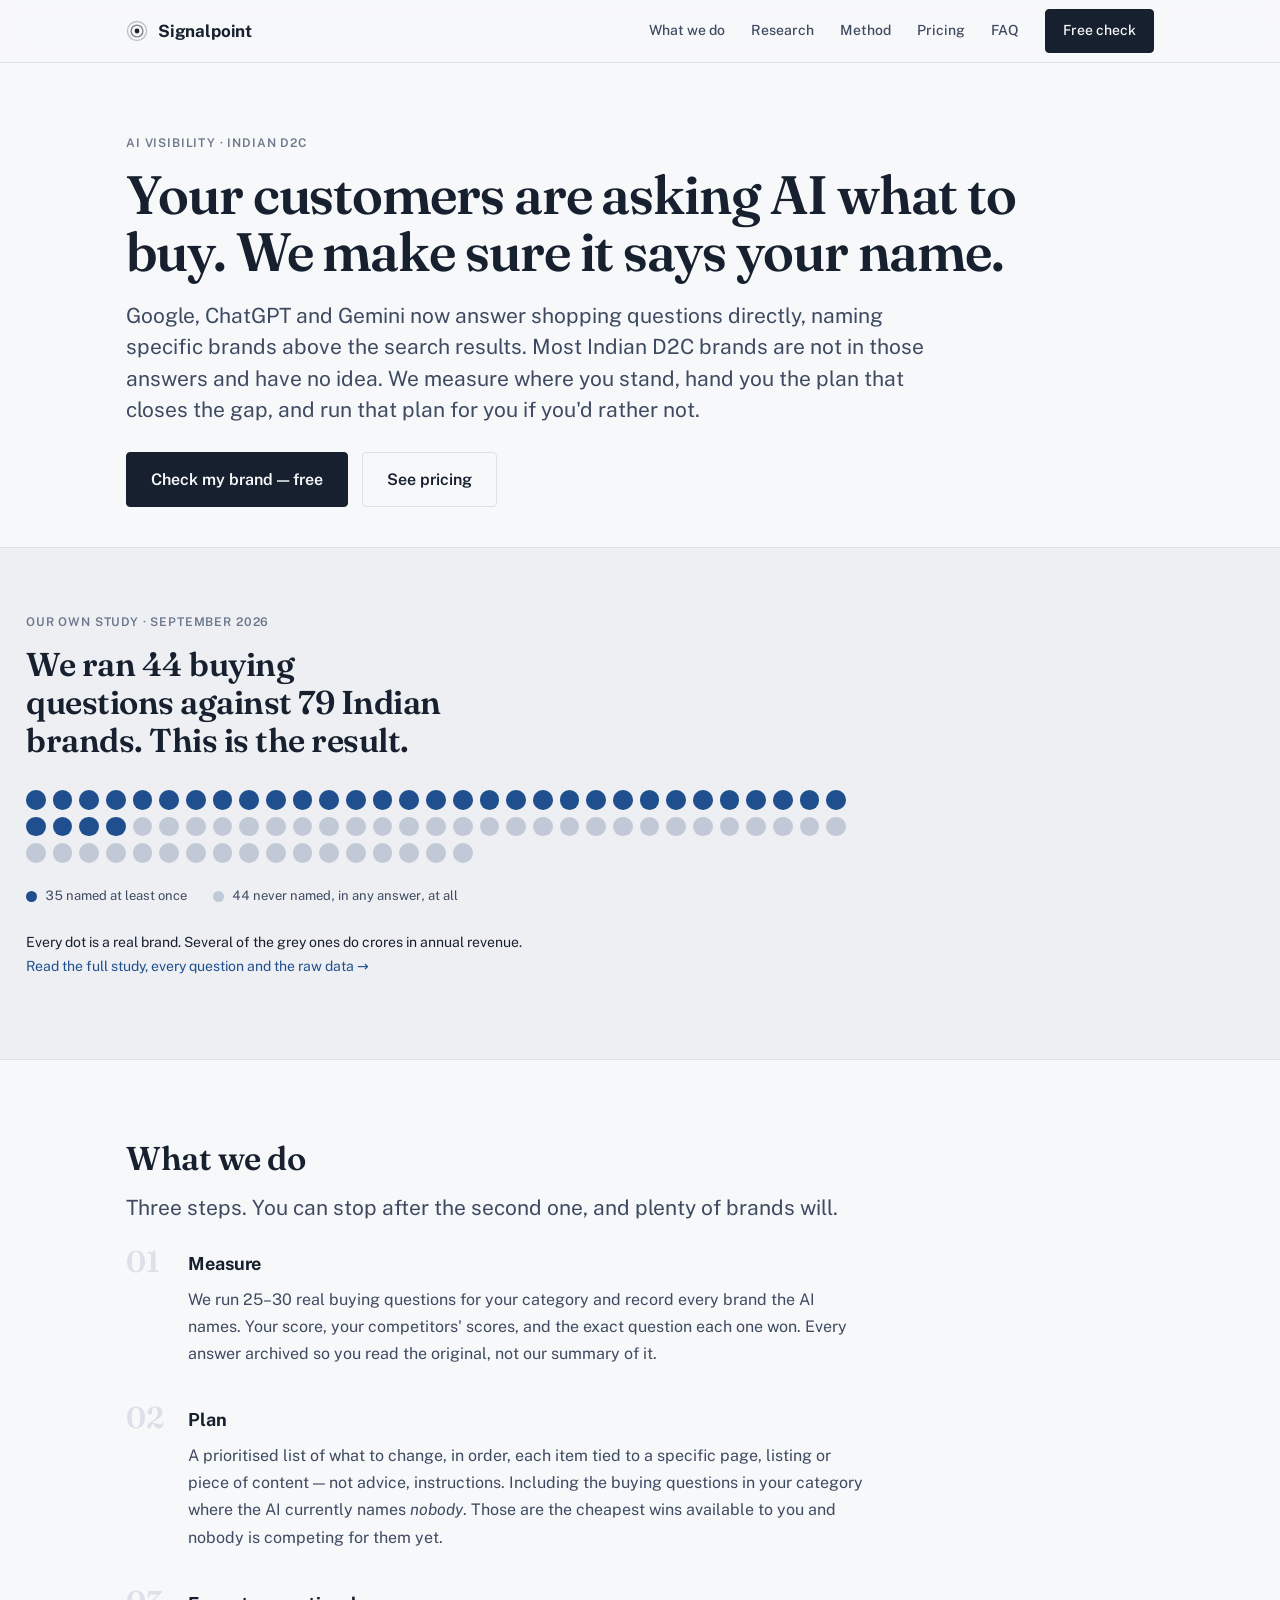
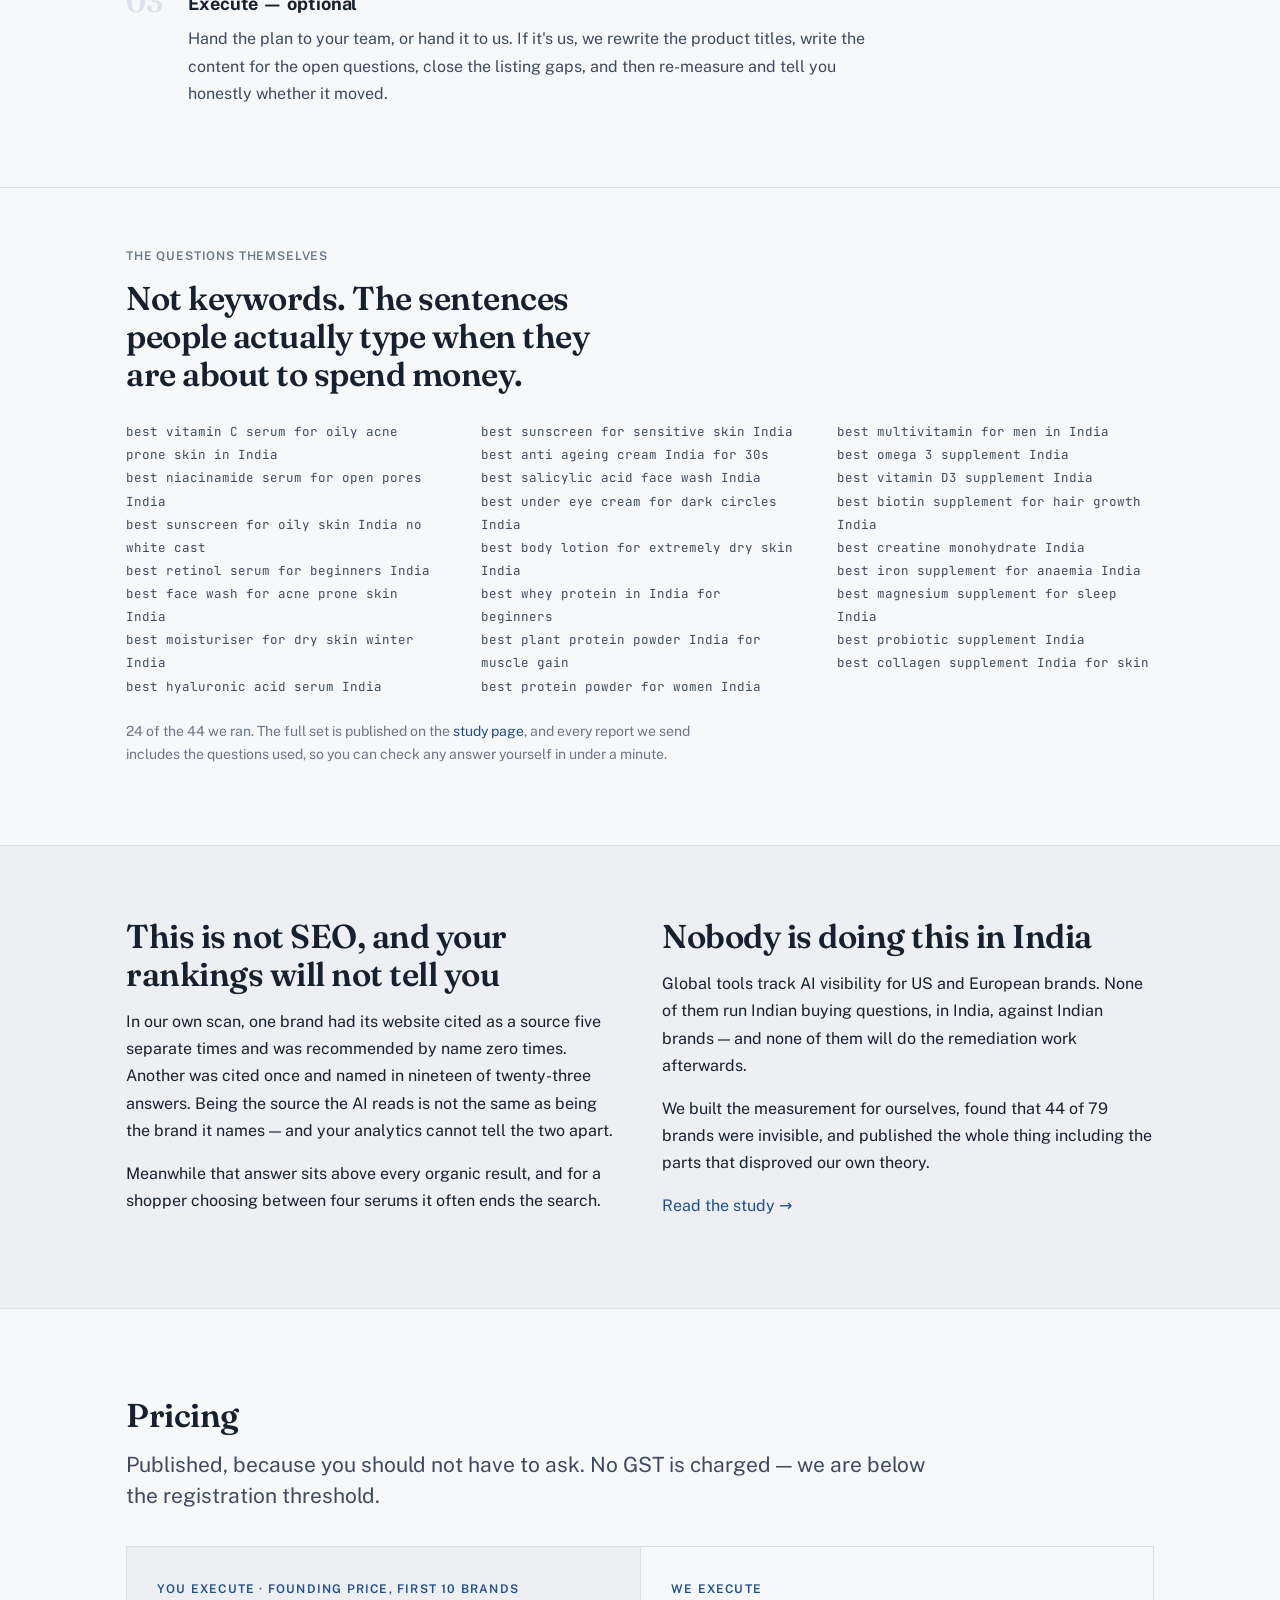
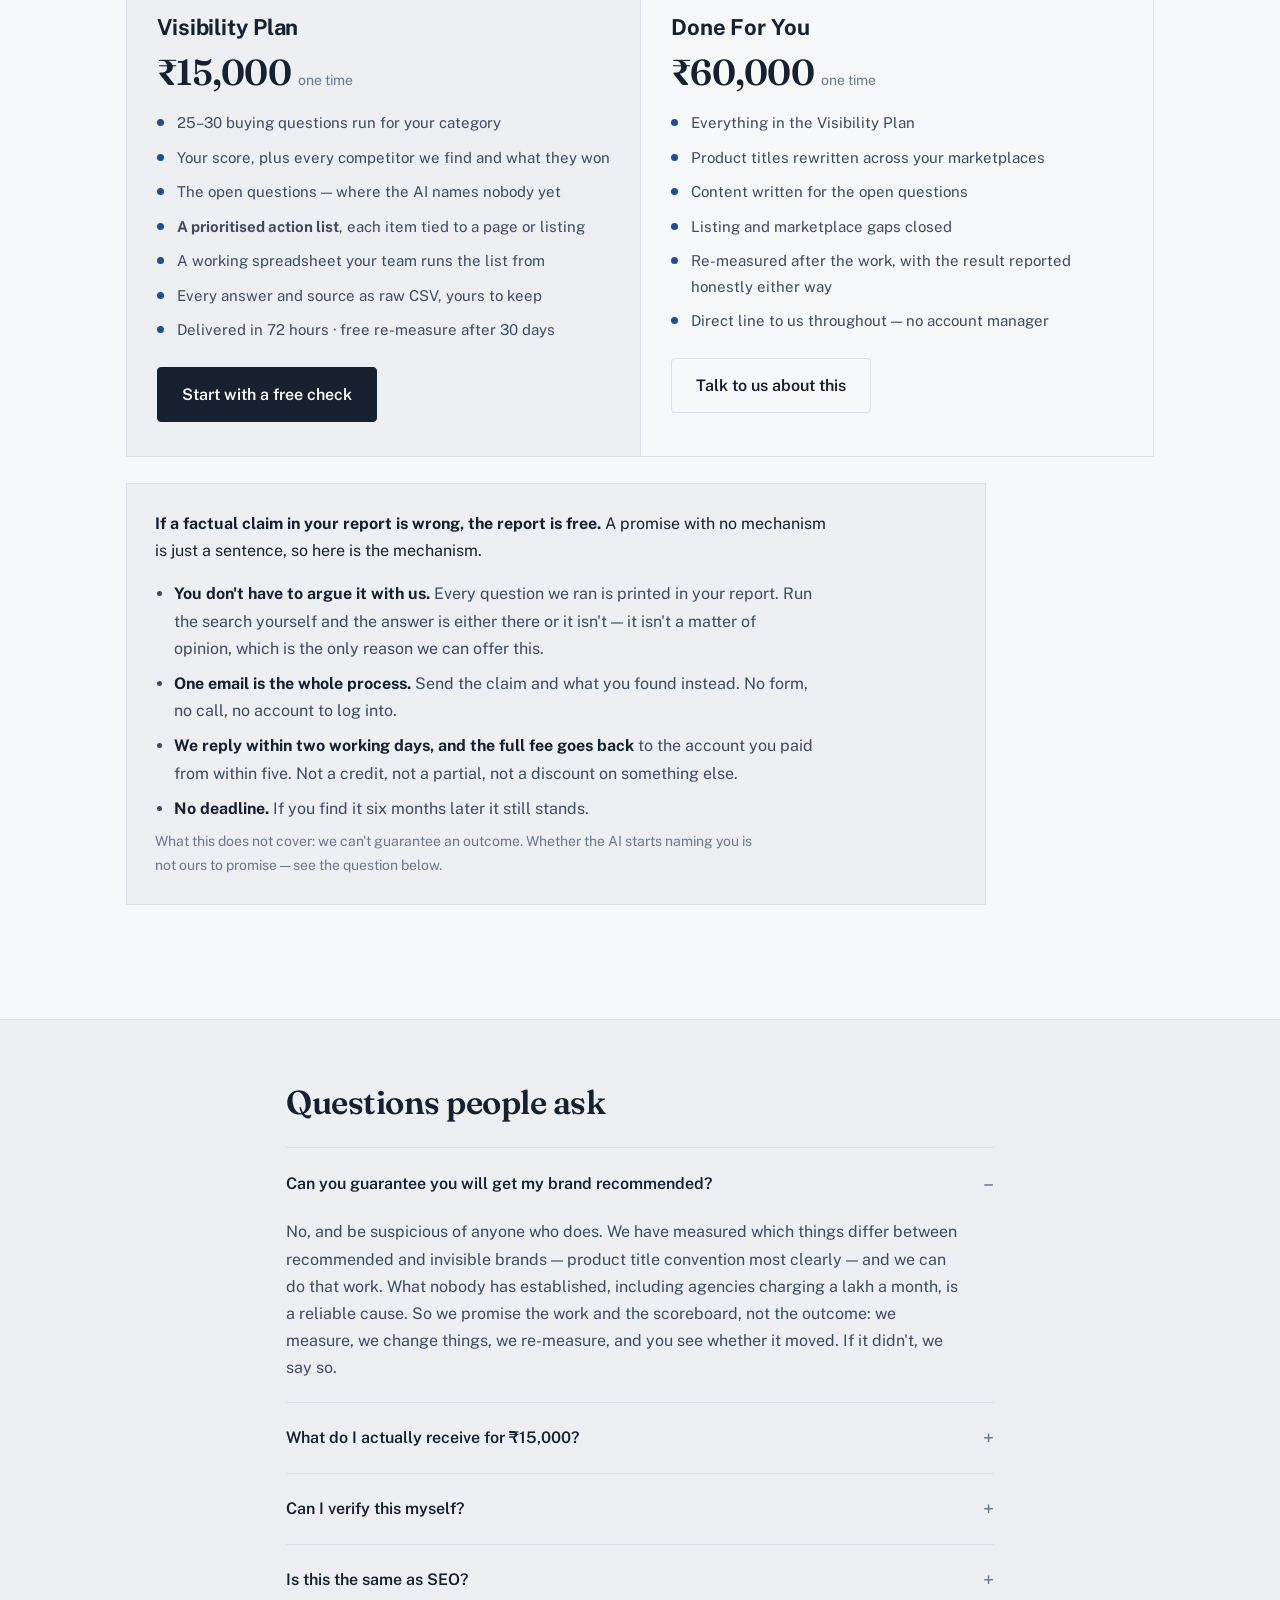
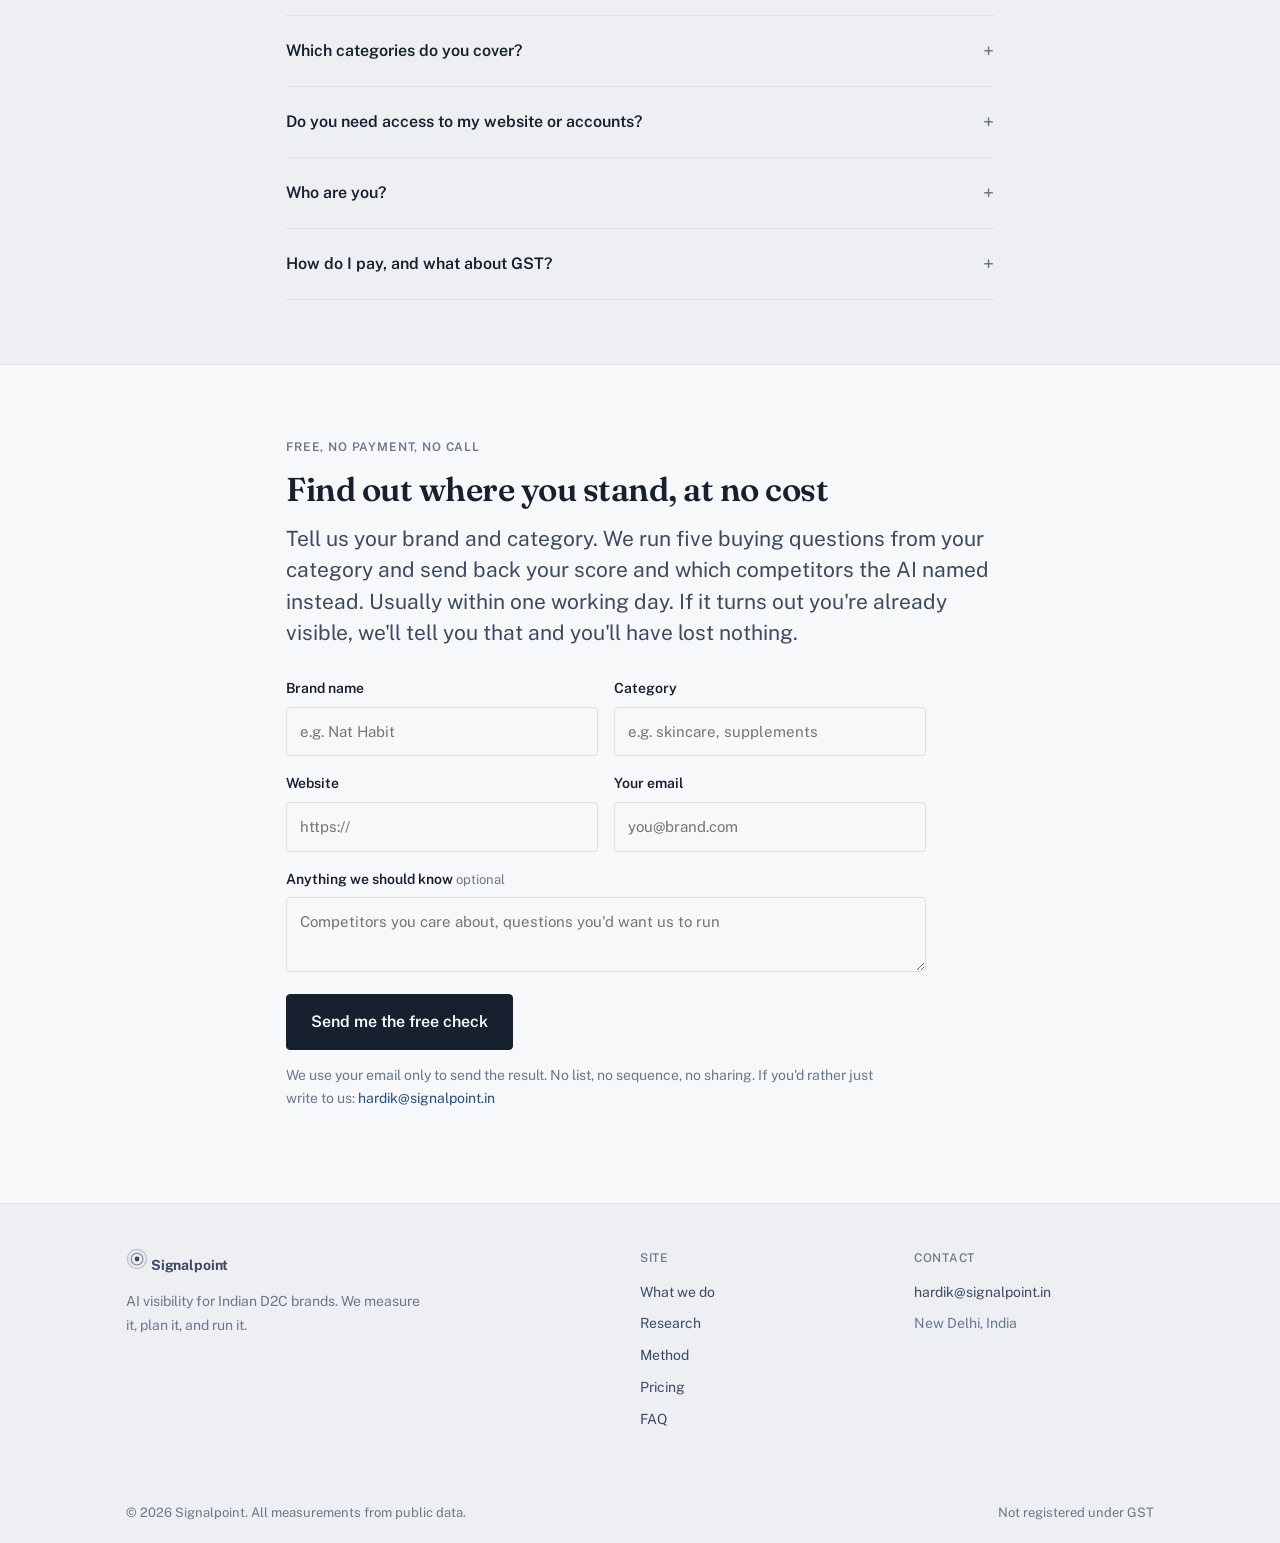
<file: index.html>
<!doctype html>
<html lang="en">
<head>
<meta charset="utf-8">
<meta name="viewport" content="width=device-width, initial-scale=1">
<title>Signalpoint — AI visibility for Indian D2C brands</title>
<meta name="description" content="When customers ask AI what to buy, it names specific brands. We measure whether it names yours, hand you the plan to change it, and run that plan for you if you'd rather not. India only.">
<meta property="og:title" content="Signalpoint — AI visibility for Indian D2C brands">
<meta property="og:description" content="44 of 79 Indian beauty and supplement brands appear in zero AI answers. We measure yours, and we fix it.">
<meta property="og:type" content="website">
<meta property="og:url" content="https://signalpoint.in/">
<meta property="og:image" content="https://signalpoint.in/og-home.png">
<meta property="og:image:width" content="1200">
<meta property="og:image:height" content="630">
<meta name="twitter:card" content="summary_large_image">
<link rel="canonical" href="https://signalpoint.in/">
<link rel="icon" type="image/svg+xml" href="/favicon.svg">
<link rel="apple-touch-icon" href="/favicon.svg">
<meta name="theme-color" content="#1F4F8F">
<link rel="stylesheet" href="https://fonts.googleapis.com/css2?family=Fraunces:opsz,wght@9..144,400;9..144,600;9..144,700&family=Public+Sans:wght@400;500;600;700&family=JetBrains+Mono:wght@400;500;700&display=swap">
<link rel="stylesheet" href="/shared.css?v=3">
<script type="application/ld+json">{"@context": "https://schema.org", "@type": "Organization", "name": "Signalpoint", "url": "https://signalpoint.in", "email": "hardik@signalpoint.in", "description": "AI visibility for Indian D2C brands. We measure whether AI systems recommend a brand when customers ask buying questions, and do the work to change it.", "address": {"@type": "PostalAddress", "addressLocality": "New Delhi", "addressCountry": "IN"}, "foundingDate": "2026", "areaServed": {"@type": "Country", "name": "India"}, "knowsAbout": ["AI search visibility", "Google AI Overviews", "Answer engine optimisation", "Brand measurement"]}</script>
<script type="application/ld+json">{"@context": "https://schema.org", "@type": "Service", "serviceType": "AI visibility measurement and remediation", "provider": {"@type": "Organization", "name": "Signalpoint", "url": "https://signalpoint.in"}, "areaServed": {"@type": "Country", "name": "India"}, "offers": [{"@type": "Offer", "name": "Visibility Plan", "price": "15000", "priceCurrency": "INR", "description": "Measurement plus a prioritised action plan your team executes. Delivered in 72 hours."}, {"@type": "Offer", "name": "Done For You", "price": "60000", "priceCurrency": "INR", "description": "We execute the plan: product titles, content for the open questions, and a re-measure."}]}</script>
</head>
<body>

<header class="nav">
  <div class="nav-in">
    <a class="brand" href="/">
      <svg class="mark" viewBox="0 0 24 24" fill="none" aria-hidden="true">
        <circle cx="12" cy="12" r="2.6" fill="currentColor"/>
        <circle cx="12" cy="12" r="6.4" stroke="currentColor" stroke-width="1.5" opacity=".55"/>
        <circle cx="12" cy="12" r="10.4" stroke="currentColor" stroke-width="1.5" opacity=".25"/>
      </svg>
      Signalpoint
    </a>
    <nav class="nav-links">
      <a href="#what">What we do</a>
      <a href="/study.html">Research</a>
      <a href="/methodology.html">Method</a>
      <a href="#pricing">Pricing</a>
      <a href="#faq">FAQ</a>
      <a class="btn" href="#check">Free check</a>
    </nav>
  </div>
</header>

<section class="tight" style="padding-top:70px;padding-bottom:40px">
  <div class="wrap">
    <p class="eyebrow">AI visibility &middot; Indian D2C</p>
    <h1>Your customers are asking AI what to buy. We make sure it says your name.</h1>
    <p class="lede">Google, ChatGPT and Gemini now answer shopping questions directly, naming
      specific brands above the search results. Most Indian D2C brands are not in those answers and
      have no idea. We measure where you stand, hand you the plan that closes the gap, and run that
      plan for you if you'd rather not.</p>
    <div class="cta-row">
      <a class="btn lg" href="#check">Check my brand — free</a>
      <a class="btn lg ghost" href="#pricing">See pricing</a>
    </div>
  </div>
</section>

<!-- Full-bleed. The first thing a measurement company should show is a measurement. -->
<section class="bleed" style="background:var(--panel);border-top:1px solid var(--line);border-bottom:1px solid var(--line);padding:64px 0">
  <div class="bleed-in">
    <p class="eyebrow">Our own study &middot; September 2026</p>
    <h2 style="max-width:22ch;margin-bottom:6px">We ran 44 buying questions against 79 Indian
      brands. This is the result.</h2>
    <div class="dotfield" aria-hidden="true">
      <span class="dot named"></span><span class="dot named"></span><span class="dot named"></span><span class="dot named"></span><span class="dot named"></span>
      <span class="dot named"></span><span class="dot named"></span><span class="dot named"></span><span class="dot named"></span><span class="dot named"></span>
      <span class="dot named"></span><span class="dot named"></span><span class="dot named"></span><span class="dot named"></span><span class="dot named"></span>
      <span class="dot named"></span><span class="dot named"></span><span class="dot named"></span><span class="dot named"></span><span class="dot named"></span>
      <span class="dot named"></span><span class="dot named"></span><span class="dot named"></span><span class="dot named"></span><span class="dot named"></span>
      <span class="dot named"></span><span class="dot named"></span><span class="dot named"></span><span class="dot named"></span><span class="dot named"></span>
      <span class="dot named"></span><span class="dot named"></span><span class="dot named"></span><span class="dot named"></span><span class="dot named"></span>
      <span class="dot"></span><span class="dot"></span><span class="dot"></span><span class="dot"></span><span class="dot"></span>
      <span class="dot"></span><span class="dot"></span><span class="dot"></span><span class="dot"></span><span class="dot"></span>
      <span class="dot"></span><span class="dot"></span><span class="dot"></span><span class="dot"></span><span class="dot"></span>
      <span class="dot"></span><span class="dot"></span><span class="dot"></span><span class="dot"></span><span class="dot"></span>
      <span class="dot"></span><span class="dot"></span><span class="dot"></span><span class="dot"></span><span class="dot"></span>
      <span class="dot"></span><span class="dot"></span><span class="dot"></span><span class="dot"></span><span class="dot"></span>
      <span class="dot"></span><span class="dot"></span><span class="dot"></span><span class="dot"></span><span class="dot"></span>
      <span class="dot"></span><span class="dot"></span><span class="dot"></span><span class="dot"></span><span class="dot"></span>
      <span class="dot"></span><span class="dot"></span><span class="dot"></span><span class="dot"></span>
    </div>
    <div class="dotkey">
      <span><i class="named"></i> 35 named at least once</span>
      <span><i></i> 44 never named, in any answer, at all</span>
    </div>
    <p class="sm" style="margin-top:24px;max-width:58ch">Every dot is a real brand. Several of the
      grey ones do crores in annual revenue. <a href="/study.html">Read the full study, every
      question and the raw data &rarr;</a></p>
  </div>
</section>

<section id="what">
  <div class="wrap">
    <h2>What we do</h2>
    <p class="lede" style="max-width:62ch">Three steps. You can stop after the second one, and
      plenty of brands will.</p>
    <ol class="steps">
      <li>
        <h3>Measure</h3>
        <p>We run 25&ndash;30 real buying questions for your category and record every brand the AI
        names. Your score, your competitors' scores, and the exact question each one won. Every
        answer archived so you read the original, not our summary of it.</p>
      </li>
      <li>
        <h3>Plan</h3>
        <p>A prioritised list of what to change, in order, each item tied to a specific page,
        listing or piece of content &mdash; not advice, instructions. Including the buying questions
        in your category where the AI currently names <em>nobody</em>. Those are the cheapest wins
        available to you and nobody is competing for them yet.</p>
      </li>
      <li>
        <h3>Execute &mdash; optional</h3>
        <p>Hand the plan to your team, or hand it to us. If it's us, we rewrite the product titles,
        write the content for the open questions, close the listing gaps, and then re-measure and
        tell you honestly whether it moved.</p>
      </li>
    </ol>
  </div>
</section>

<!-- Deliberate density change: a tight mono index right after an airy section. -->
<section style="padding:58px 0 62px;border-top:1px solid var(--line)">
  <div class="wrap">
    <p class="eyebrow">The questions themselves</p>
    <h2 style="max-width:26ch">Not keywords. The sentences people actually type when they are about
      to spend money.</h2>
    <div class="dense">
      <ul>
        <li>best vitamin C serum for oily acne prone skin in India</li>
        <li>best niacinamide serum for open pores India</li>
        <li>best sunscreen for oily skin India no white cast</li>
        <li>best retinol serum for beginners India</li>
        <li>best face wash for acne prone skin India</li>
        <li>best moisturiser for dry skin winter India</li>
        <li>best hyaluronic acid serum India</li>
        <li>best sunscreen for sensitive skin India</li>
        <li>best anti ageing cream India for 30s</li>
        <li>best salicylic acid face wash India</li>
        <li>best under eye cream for dark circles India</li>
        <li>best body lotion for extremely dry skin India</li>
        <li>best whey protein in India for beginners</li>
        <li>best plant protein powder India for muscle gain</li>
        <li>best protein powder for women India</li>
        <li>best multivitamin for men in India</li>
        <li>best omega 3 supplement India</li>
        <li>best vitamin D3 supplement India</li>
        <li>best biotin supplement for hair growth India</li>
        <li>best creatine monohydrate India</li>
        <li>best iron supplement for anaemia India</li>
        <li>best magnesium supplement for sleep India</li>
        <li>best probiotic supplement India</li>
        <li>best collagen supplement India for skin</li>
      </ul>
    </div>
    <p class="sm muted" style="margin-top:22px">24 of the 44 we ran. The full set is published on
      the <a href="/study.html">study page</a>, and every report we send includes the questions used,
      so you can check any answer yourself in under a minute.</p>
  </div>
</section>

<section style="background:var(--panel);border-top:1px solid var(--line);border-bottom:1px solid var(--line)">
  <div class="wrap">
    <div class="grid g2" style="gap:44px;align-items:start">
      <div>
        <h2>This is not SEO, and your rankings will not tell you</h2>
        <p>In our own scan, one brand had its website cited as a source five separate times and
          was recommended by name zero times. Another was cited once and named in nineteen of
          twenty-three answers. Being the source the AI reads is not the same as being the brand
          it names &mdash; and your analytics cannot tell the two apart.</p>
        <p>Meanwhile that answer sits above every organic result, and for a shopper choosing
          between four serums it often ends the search.</p>
      </div>
      <div>
        <h2>Nobody is doing this in India</h2>
        <p>Global tools track AI visibility for US and European brands. None of them run Indian
          buying questions, in India, against Indian brands &mdash; and none of them will do the
          remediation work afterwards.</p>
        <p>We built the measurement for ourselves, found that 44 of 79 brands were invisible, and
          published the whole thing including the parts that disproved our own theory.</p>
        <p><a href="/study.html">Read the study &rarr;</a></p>
      </div>
    </div>
  </div>
</section>

<section id="pricing">
  <div class="wrap">
    <h2>Pricing</h2>
    <p class="lede">Published, because you should not have to ask. No GST is charged &mdash; we are
      below the registration threshold.</p>

    <div class="tiers">
      <div class="tier lead">
        <p class="who">You execute &middot; founding price, first 10 brands</p>
        <h3>Visibility Plan</h3>
        <div class="price">₹15,000 <span>one time</span></div>
        <ul>
          <li>25&ndash;30 buying questions run for your category</li>
          <li>Your score, plus every competitor we find and what they won</li>
          <li>The open questions &mdash; where the AI names nobody yet</li>
          <li><strong>A prioritised action list</strong>, each item tied to a page or listing</li>
          <li>A working spreadsheet your team runs the list from</li>
          <li>Every answer and source as raw CSV, yours to keep</li>
          <li>Delivered in 72 hours &middot; free re-measure after 30 days</li>
        </ul>
        <a class="btn lg" href="#check">Start with a free check</a>
      </div>
      <div class="tier">
        <p class="who">We execute</p>
        <h3>Done For You</h3>
        <div class="price">₹60,000 <span>one time</span></div>
        <ul>
          <li>Everything in the Visibility Plan</li>
          <li>Product titles rewritten across your marketplaces</li>
          <li>Content written for the open questions</li>
          <li>Listing and marketplace gaps closed</li>
          <li>Re-measured after the work, with the result reported honestly either way</li>
          <li>Direct line to us throughout &mdash; no account manager</li>
        </ul>
        <a class="btn lg ghost" href="#check">Talk to us about this</a>
      </div>
    </div>

    <div class="callout" style="max-width:860px">
      <p><strong>If a factual claim in your report is wrong, the report is free.</strong>
        A promise with no mechanism is just a sentence, so here is the mechanism.</p>
      <ul class="tight-list">
        <li><strong>You don't have to argue it with us.</strong> Every question we ran is printed in
          your report. Run the search yourself and the answer is either there or it isn't &mdash;
          it isn't a matter of opinion, which is the only reason we can offer this.</li>
        <li><strong>One email is the whole process.</strong> Send the claim and what you found
          instead. No form, no call, no account to log into.</li>
        <li><strong>We reply within two working days, and the full fee goes back</strong> to the
          account you paid from within five. Not a credit, not a partial, not a discount on
          something else.</li>
        <li><strong>No deadline.</strong> If you find it six months later it still stands.</li>
      </ul>
      <p class="sm muted">What this does not cover: we can't guarantee an outcome. Whether the AI
      starts naming you is not ours to promise &mdash; see the question below.</p>
    </div>
  </div>
</section>

<section id="faq" style="background:var(--panel);border-top:1px solid var(--line);border-bottom:1px solid var(--line)">
  <div class="wrap narrow">
    <h2>Questions people ask</h2>
    <div class="faq" style="margin-top:26px">
      <details open>
        <summary>Can you guarantee you will get my brand recommended?</summary>
        <div class="ans"><p>No, and be suspicious of anyone who does. We have measured which things
          differ between recommended and invisible brands &mdash; product title convention most
          clearly &mdash; and we can do that work. What nobody has established, including agencies
          charging a lakh a month, is a reliable cause. So we promise the work and the scoreboard,
          not the outcome: we measure, we change things, we re-measure, and you see whether it
          moved. If it didn't, we say so.</p></div>
      </details>
      <details>
        <summary>What do I actually receive for ₹15,000?</summary>
        <div class="ans"><p>A document and a spreadsheet. The document is your score, who is being
          recommended instead, the open questions nobody has claimed, and a numbered list of what to
          change in what order &mdash; each item pointing at a specific page, listing or product
          title. The spreadsheet is that list as a tracker your team works through, plus every
          answer and source we captured as raw data. It is a plan, not a diagnosis.</p></div>
      </details>
      <details>
        <summary>Can I verify this myself?</summary>
        <div class="ans"><p>Yes, and we would rather you did. Every report includes the exact
          questions we ran. Type one into Google, look at the AI answer at the top, and count. It
          takes about a minute, and it is the reason you do not have to take our word for
          anything.</p></div>
      </details>
      <details>
        <summary>Is this the same as SEO?</summary>
        <div class="ans"><p>No. SEO decides which pages the AI reads; this measures which brands it
          names in the answer it writes. Our study found those are different lists &mdash; the
          most-cited site in the scan was never once recommended. Both are published in the data, so
          you can check it.</p></div>
      </details>
      <details>
        <summary>Which categories do you cover?</summary>
        <div class="ans"><p>Our deepest data is in beauty, personal care and nutrition supplements,
          because that is where we have run the full study. The method works for any category where
          people ask buying questions &mdash; tell us yours and we will say honestly whether we can
          do it well.</p></div>
      </details>
      <details>
        <summary>Do you need access to my website or accounts?</summary>
        <div class="ans"><p>No. Everything we measure is public. No logins, no analytics access, no
          personal data of any kind. For the Done For You tier we will need access to whatever we are
          editing, but not before you have bought it.</p></div>
      </details>
      <details>
        <summary>Who are you?</summary>
        <div class="ans"><p>Two people in Delhi. We started Signalpoint in 2026 after finding that
          nobody had measured this for Indian brands. You would be among our first customers, which
          is why the price is what it is and why you deal with us directly rather than an account
          manager.</p></div>
      </details>
      <details>
        <summary>How do I pay, and what about GST?</summary>
        <div class="ans"><p>UPI or bank transfer against a proper invoice. We are below the ₹20 lakh
          turnover threshold, so we are not registered under GST and none is charged.</p></div>
      </details>
    </div>
  </div>
</section>

<section id="check">
  <div class="wrap narrow">
    <p class="eyebrow">Free, no payment, no call</p>
    <h2>Find out where you stand, at no cost</h2>
    <p class="lede">Tell us your brand and category. We run five buying questions from your category
    and send back your score and which competitors the AI named instead. Usually within one working
    day. If it turns out you're already visible, we'll tell you that and you'll have lost
    nothing.</p>

    <form class="checkform" action="https://api.web3forms.com/submit" method="POST">
      <input type="hidden" name="access_key" value="299442f8-bbf4-4175-90da-35e38b203add">
      <input type="hidden" name="subject" value="Signalpoint — free check request">
      <!-- Second recipient. A friend filled this in and no notification arrived;
           a single delivery path for our only inbound channel is one spam filter
           away from losing every lead silently. -->
      <input type="hidden" name="ccemail" value="hardikbeniwal74@gmail.com">
      <input type="hidden" name="from_name" value="Signalpoint website">
      <input type="hidden" name="replyto" value="email">
      <input type="hidden" name="redirect" value="https://signalpoint.in/thanks.html">
      <input type="checkbox" name="botcheck" style="display:none" tabindex="-1" aria-hidden="true">
      <div class="row">
        <label>Brand name
          <input type="text" name="brand" required placeholder="e.g. Nat Habit">
        </label>
        <label>Category
          <input type="text" name="category" required placeholder="e.g. skincare, supplements">
        </label>
      </div>
      <div class="row">
        <label>Website
          <input type="url" name="website" required placeholder="https://">
        </label>
        <label>Your email
          <input type="email" name="email" required placeholder="you@brand.com">
        </label>
      </div>
      <label>Anything we should know <span class="opt">optional</span>
        <textarea name="notes" rows="2" placeholder="Competitors you care about, questions you'd want us to run"></textarea>
      </label>
      <button class="btn lg" type="submit">Send me the free check</button>
      <p class="sm muted" style="margin:14px 0 0">We use your email only to send the result. No
      list, no sequence, no sharing. If you'd rather just write to us:
      <a href="mailto:hardik@signalpoint.in">hardik@signalpoint.in</a></p>
    </form>
  </div>
</section>

<footer>
  <div class="foot">
    <div>
      <a class="brand" href="/" style="margin-bottom:12px">
        <svg class="mark" viewBox="0 0 24 24" fill="none" aria-hidden="true">
          <circle cx="12" cy="12" r="2.6" fill="currentColor"/>
          <circle cx="12" cy="12" r="6.4" stroke="currentColor" stroke-width="1.5" opacity=".55"/>
          <circle cx="12" cy="12" r="10.4" stroke="currentColor" stroke-width="1.5" opacity=".25"/>
        </svg>
        Signalpoint
      </a>
      <p class="sm muted" style="max-width:34ch">AI visibility for Indian D2C brands. We measure it,
        plan it, and run it.</p>
    </div>
    <div>
      <h4>Site</h4>
      <a href="#what">What we do</a>
      <a href="/study.html">Research</a>
      <a href="/methodology.html">Method</a>
      <a href="#pricing">Pricing</a>
      <a href="#faq">FAQ</a>
    </div>
    <div>
      <h4>Contact</h4>
      <a href="mailto:hardik@signalpoint.in">hardik@signalpoint.in</a>
      <p class="addr">New Delhi, India</p>
    </div>
  </div>
  <div class="legal">
    <span>&copy; 2026 Signalpoint. All measurements from public data.</span>
    <span>Not registered under GST</span>
  </div>
</footer>

</body>
</html>
</file>
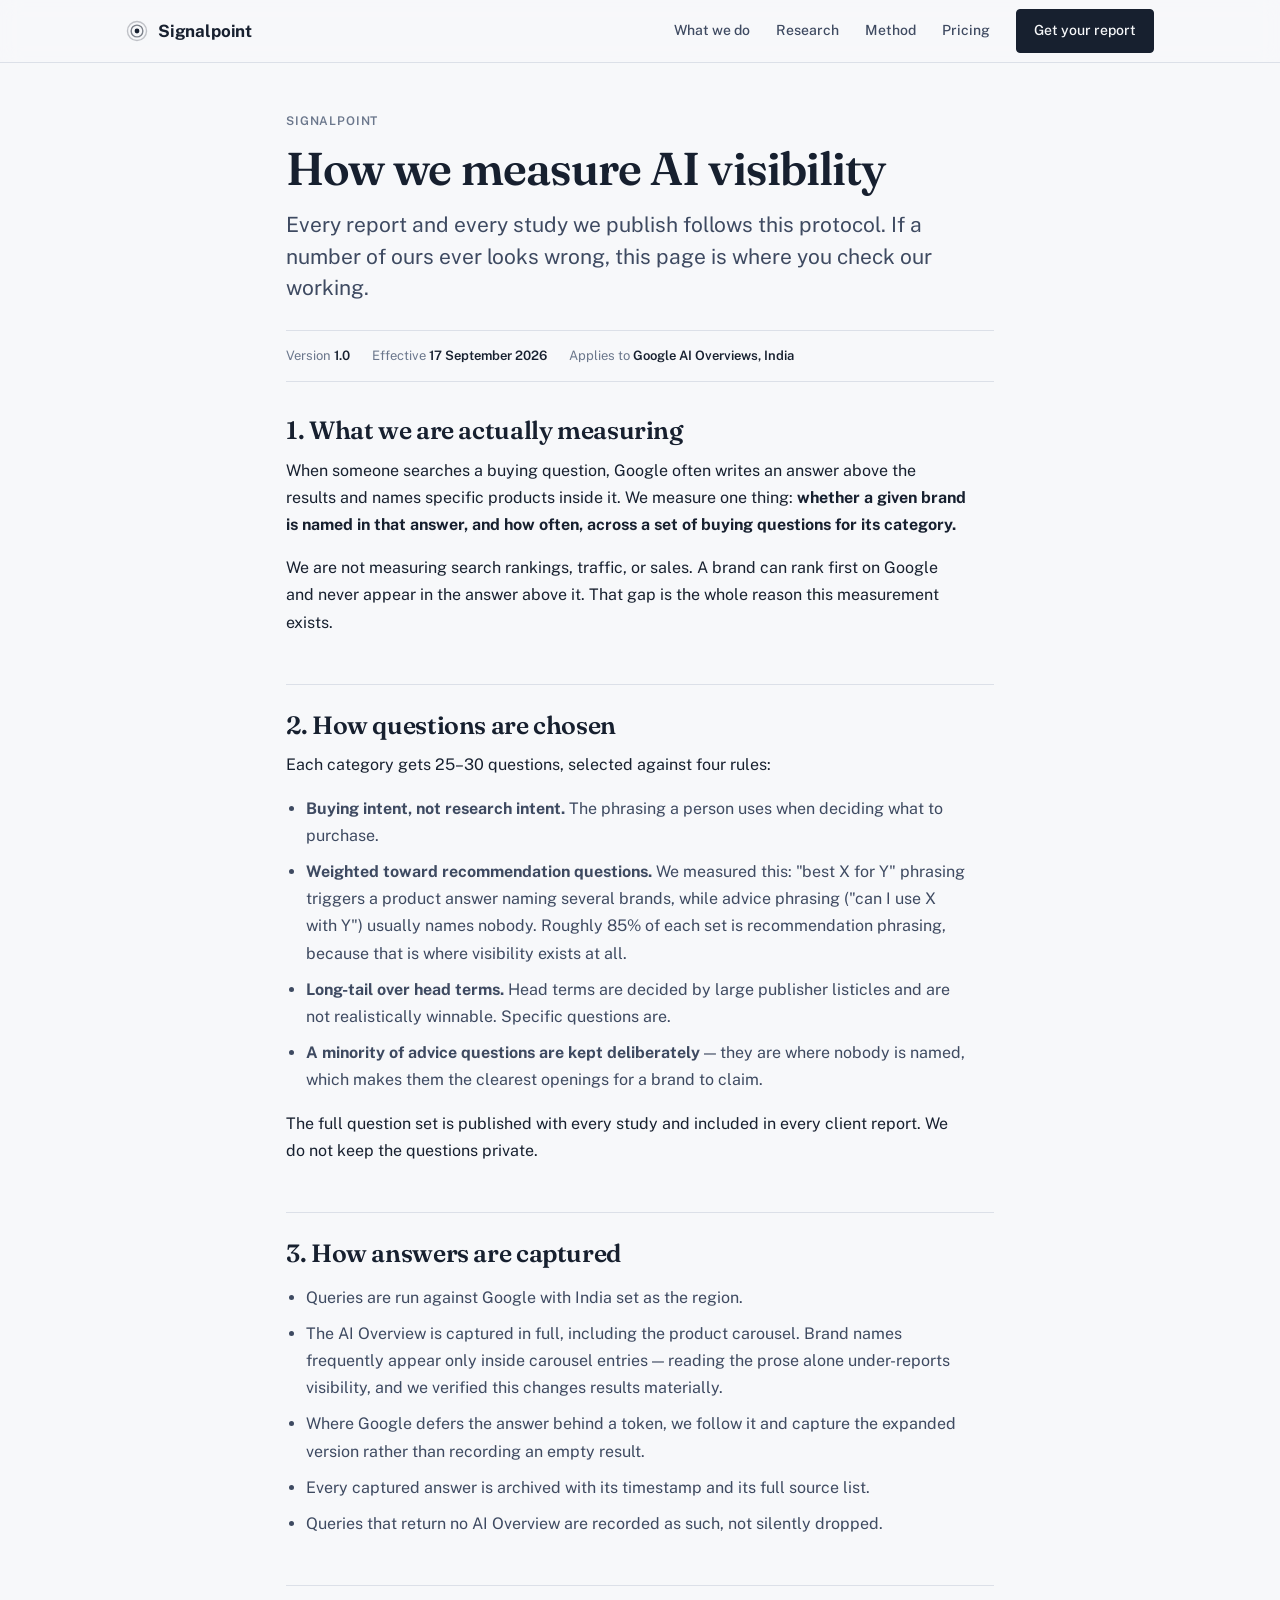
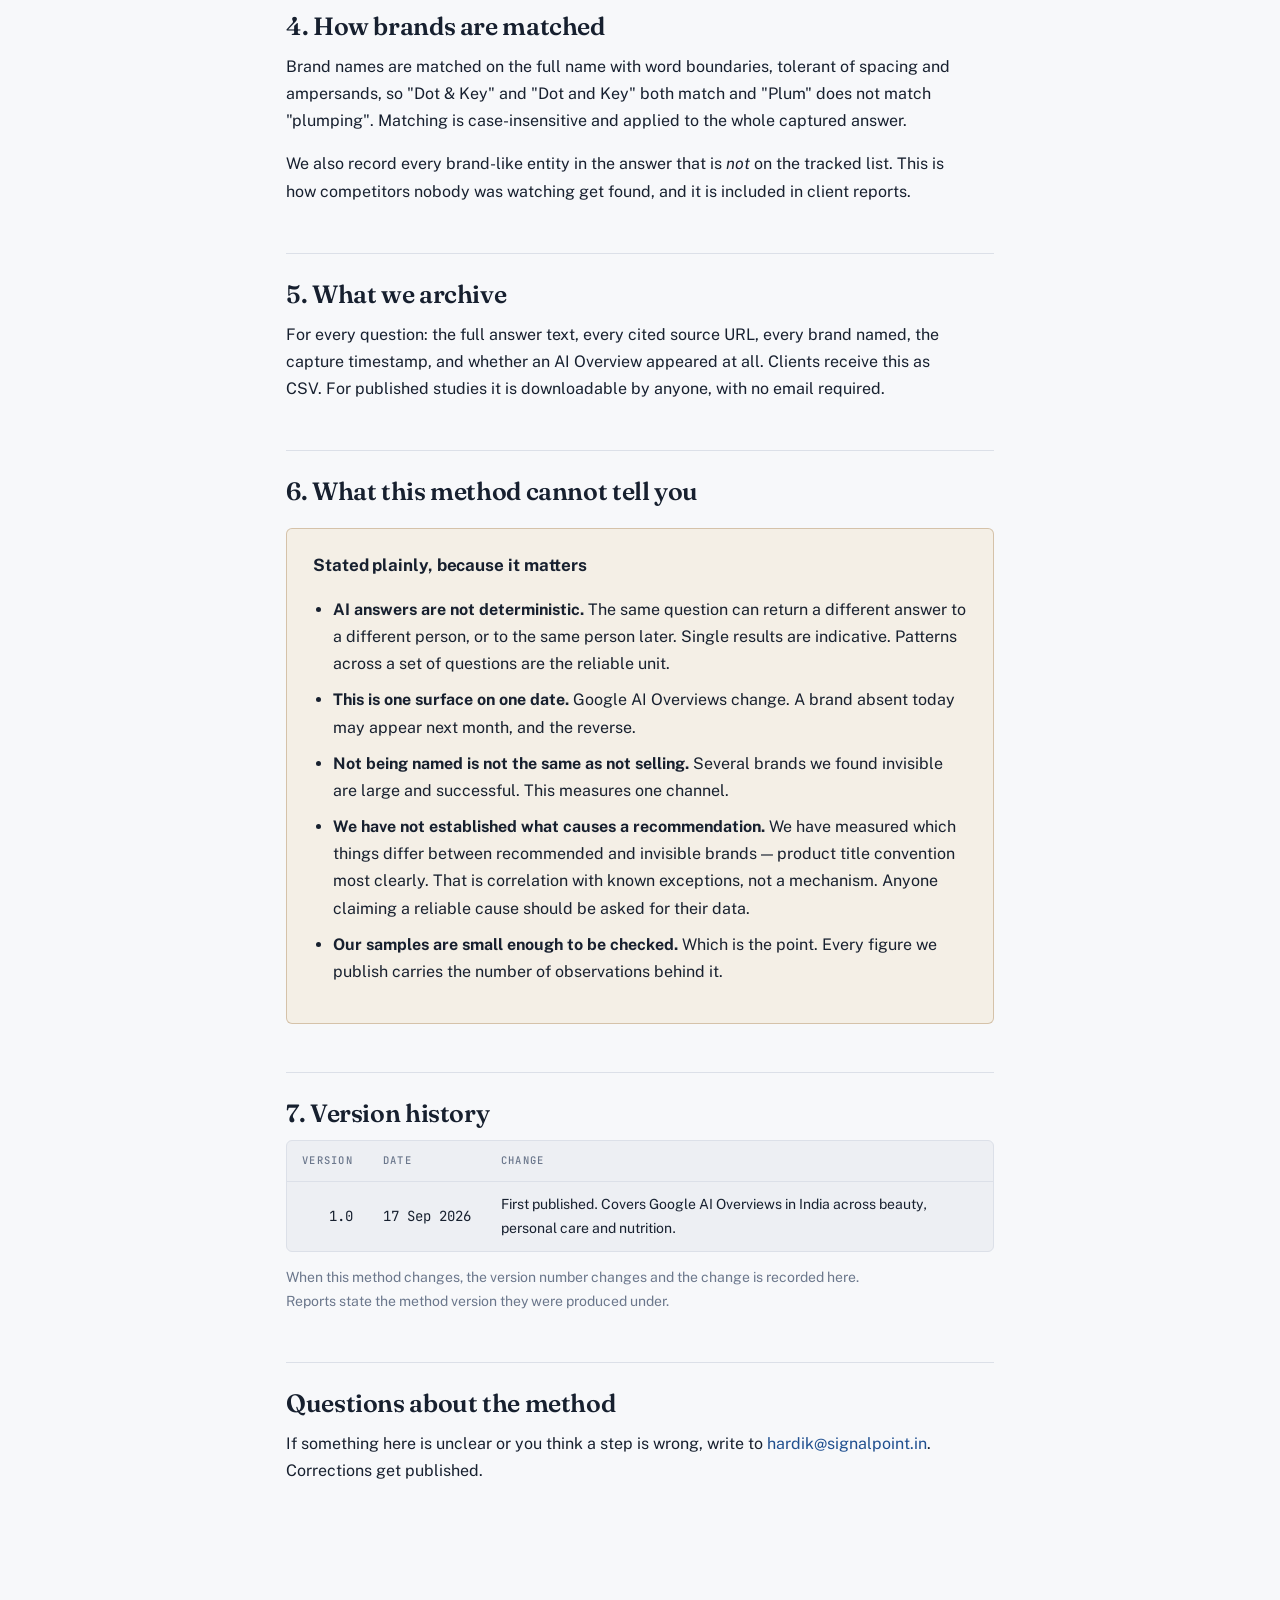
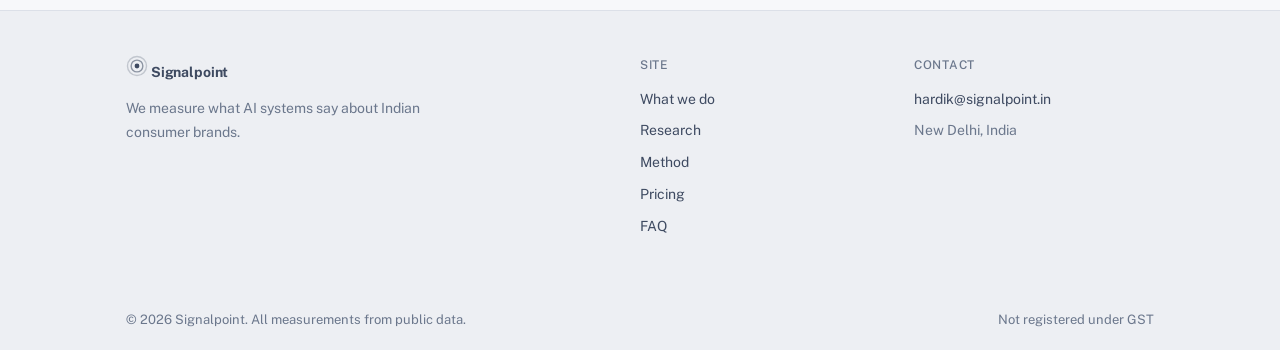
<file: methodology.html>
<!doctype html>
<html lang="en">
<head>
<meta charset="utf-8">
<meta name="viewport" content="width=device-width, initial-scale=1">
<title>Methodology — Signalpoint</title>
<meta name="description" content="How Signalpoint measures AI visibility: question selection, capture protocol, brand matching, what we archive, and what the method cannot tell you.">
<meta property="og:title" content="Signalpoint Methodology">
<meta property="og:description" content="How we measure AI visibility, and what the method cannot tell you.">
<meta property="og:type" content="article">
<meta property="og:url" content="https://signalpoint.in/methodology.html">
<link rel="canonical" href="https://signalpoint.in/methodology.html">
<link rel="icon" type="image/svg+xml" href="/favicon.svg">
<link rel="apple-touch-icon" href="/favicon.svg">
<meta name="theme-color" content="#1F4F8F">
<link rel="stylesheet" href="https://fonts.googleapis.com/css2?family=Fraunces:opsz,wght@9..144,400;9..144,600;9..144,700&family=Public+Sans:wght@400;500;600;700&family=JetBrains+Mono:wght@400;500;700&display=swap">
<link rel="stylesheet" href="/shared.css?v=3">
<style>
  .doc{max-width:760px;margin:0 auto;padding:48px 26px 90px}
  .doc h1{font-size:clamp(32px,5vw,46px);margin:0 0 16px}
  .doc h2{font-size:25px;margin:48px 0 12px;padding-top:26px;border-top:1px solid var(--line)}
  .doc h2:first-of-type{border-top:none;padding-top:0;margin-top:34px}
  .doc h3{font-size:17px;margin:26px 0 8px}
  .ver{display:flex;gap:22px;flex-wrap:wrap;padding:14px 0;margin:0 0 8px;
    border-top:1px solid var(--line);border-bottom:1px solid var(--line);
    font-size:13px;color:var(--ink-3)}
  .ver b{color:var(--ink);font-weight:600}
  .doc ul{padding-left:20px;max-width:68ch}
  .doc li{margin-bottom:9px;color:var(--ink-2)}
  .limits{background:var(--warm-soft);border:1px solid color-mix(in srgb,var(--warm) 30%,transparent);
    border-radius:6px;padding:22px 26px;margin:22px 0}
  .limits h3{margin-top:0}
  .limits li{color:var(--ink)}
  .chg td{font-size:14px}
</style>
</head>
<body>

<header class="nav">
  <div class="nav-in">
    <a class="brand" href="/">
      <svg class="mark" viewBox="0 0 24 24" fill="none" aria-hidden="true">
        <circle cx="12" cy="12" r="2.6" fill="currentColor"/>
        <circle cx="12" cy="12" r="6.4" stroke="currentColor" stroke-width="1.5" opacity=".55"/>
        <circle cx="12" cy="12" r="10.4" stroke="currentColor" stroke-width="1.5" opacity=".25"/>
      </svg>
      Signalpoint
    </a>
    <nav class="nav-links">
      <a href="/#what">What we do</a>
      <a href="/study.html">Research</a>
      <a href="/methodology.html">Method</a>
      <a href="/#pricing">Pricing</a>
      <a class="btn" href="/#pricing">Get your report</a>
    </nav>
  </div>
</header>

<div class="doc">
  <p class="eyebrow">Signalpoint</p>
  <h1>How we measure AI visibility</h1>
  <p class="lede">Every report and every study we publish follows this protocol. If a number of ours
  ever looks wrong, this page is where you check our working.</p>

  <div class="ver">
    <span>Version <b>1.0</b></span>
    <span>Effective <b>17 September 2026</b></span>
    <span>Applies to <b>Google AI Overviews, India</b></span>
  </div>

  <h2>1. What we are actually measuring</h2>
  <p>When someone searches a buying question, Google often writes an answer above the results and
  names specific products inside it. We measure one thing: <strong>whether a given brand is named
  in that answer, and how often, across a set of buying questions for its category.</strong></p>
  <p>We are not measuring search rankings, traffic, or sales. A brand can rank first on Google and
  never appear in the answer above it. That gap is the whole reason this measurement exists.</p>

  <h2>2. How questions are chosen</h2>
  <p>Each category gets 25–30 questions, selected against four rules:</p>
  <ul>
    <li><strong>Buying intent, not research intent.</strong> The phrasing a person uses when
      deciding what to purchase.</li>
    <li><strong>Weighted toward recommendation questions.</strong> We measured this: "best X for Y"
      phrasing triggers a product answer naming several brands, while advice phrasing
      ("can I use X with Y") usually names nobody. Roughly 85% of each set is recommendation
      phrasing, because that is where visibility exists at all.</li>
    <li><strong>Long-tail over head terms.</strong> Head terms are decided by large publisher
      listicles and are not realistically winnable. Specific questions are.</li>
    <li><strong>A minority of advice questions are kept deliberately</strong> — they are where
      nobody is named, which makes them the clearest openings for a brand to claim.</li>
  </ul>
  <p>The full question set is published with every study and included in every client report. We do
  not keep the questions private.</p>

  <h2>3. How answers are captured</h2>
  <ul>
    <li>Queries are run against Google with India set as the region.</li>
    <li>The AI Overview is captured in full, including the product carousel. Brand names frequently
      appear only inside carousel entries — reading the prose alone under-reports visibility, and
      we verified this changes results materially.</li>
    <li>Where Google defers the answer behind a token, we follow it and capture the expanded
      version rather than recording an empty result.</li>
    <li>Every captured answer is archived with its timestamp and its full source list.</li>
    <li>Queries that return no AI Overview are recorded as such, not silently dropped.</li>
  </ul>

  <h2>4. How brands are matched</h2>
  <p>Brand names are matched on the full name with word boundaries, tolerant of spacing and
  ampersands, so "Dot &amp; Key" and "Dot and Key" both match and "Plum" does not match
  "plumping". Matching is case-insensitive and applied to the whole captured answer.</p>
  <p>We also record every brand-like entity in the answer that is <em>not</em> on the tracked list.
  This is how competitors nobody was watching get found, and it is included in client reports.</p>

  <h2>5. What we archive</h2>
  <p>For every question: the full answer text, every cited source URL, every brand named, the
  capture timestamp, and whether an AI Overview appeared at all. Clients receive this as CSV. For
  published studies it is downloadable by anyone, with no email required.</p>

  <h2>6. What this method cannot tell you</h2>
  <div class="limits">
    <h3>Stated plainly, because it matters</h3>
    <ul>
      <li><strong>AI answers are not deterministic.</strong> The same question can return a
        different answer to a different person, or to the same person later. Single results are
        indicative. Patterns across a set of questions are the reliable unit.</li>
      <li><strong>This is one surface on one date.</strong> Google AI Overviews change. A brand
        absent today may appear next month, and the reverse.</li>
      <li><strong>Not being named is not the same as not selling.</strong> Several brands we found
        invisible are large and successful. This measures one channel.</li>
      <li><strong>We have not established what causes a recommendation.</strong> We have measured
        which things differ between recommended and invisible brands — product title convention
        most clearly. That is correlation with known exceptions, not a mechanism. Anyone claiming a
        reliable cause should be asked for their data.</li>
      <li><strong>Our samples are small enough to be checked.</strong> Which is the point. Every
        figure we publish carries the number of observations behind it.</li>
    </ul>
  </div>

  <h2>7. Version history</h2>
  <div class="tw"><table class="chg">
    <thead><tr><th>Version</th><th>Date</th><th>Change</th></tr></thead>
    <tbody>
      <tr><td class="n">1.0</td><td class="n">17 Sep 2026</td>
          <td>First published. Covers Google AI Overviews in India across beauty, personal care
              and nutrition.</td></tr>
    </tbody>
  </table></div>
  <p class="sm muted" style="margin-top:14px">When this method changes, the version number changes
  and the change is recorded here. Reports state the method version they were produced under.</p>

  <h2>Questions about the method</h2>
  <p>If something here is unclear or you think a step is wrong, write to
  <a href="mailto:hardik@signalpoint.in">hardik@signalpoint.in</a>. Corrections get published.</p>
</div>

<footer>
  <div class="foot">
    <div>
      <a class="brand" href="/" style="margin-bottom:12px">
        <svg class="mark" viewBox="0 0 24 24" fill="none" aria-hidden="true">
          <circle cx="12" cy="12" r="2.6" fill="currentColor"/>
          <circle cx="12" cy="12" r="6.4" stroke="currentColor" stroke-width="1.5" opacity=".55"/>
          <circle cx="12" cy="12" r="10.4" stroke="currentColor" stroke-width="1.5" opacity=".25"/>
        </svg>
        Signalpoint
      </a>
      <p class="sm muted" style="max-width:34ch">We measure what AI systems say about Indian
        consumer brands.</p>
    </div>
    <div>
      <h4>Site</h4>
      <a href="/#what">What we do</a>
      <a href="/study.html">Research</a>
      <a href="/methodology.html">Method</a>
      <a href="/#pricing">Pricing</a>
      <a href="/#faq">FAQ</a>
    </div>
    <div>
      <h4>Contact</h4>
      <a href="mailto:hardik@signalpoint.in">hardik@signalpoint.in</a>
      <p class="addr">New Delhi, India</p>
    </div>
  </div>
  <div class="legal">
    <span>© 2026 Signalpoint. All measurements from public data.</span>
    <span>Not registered under GST</span>
  </div>
</footer>

</body>
</html>
</file>
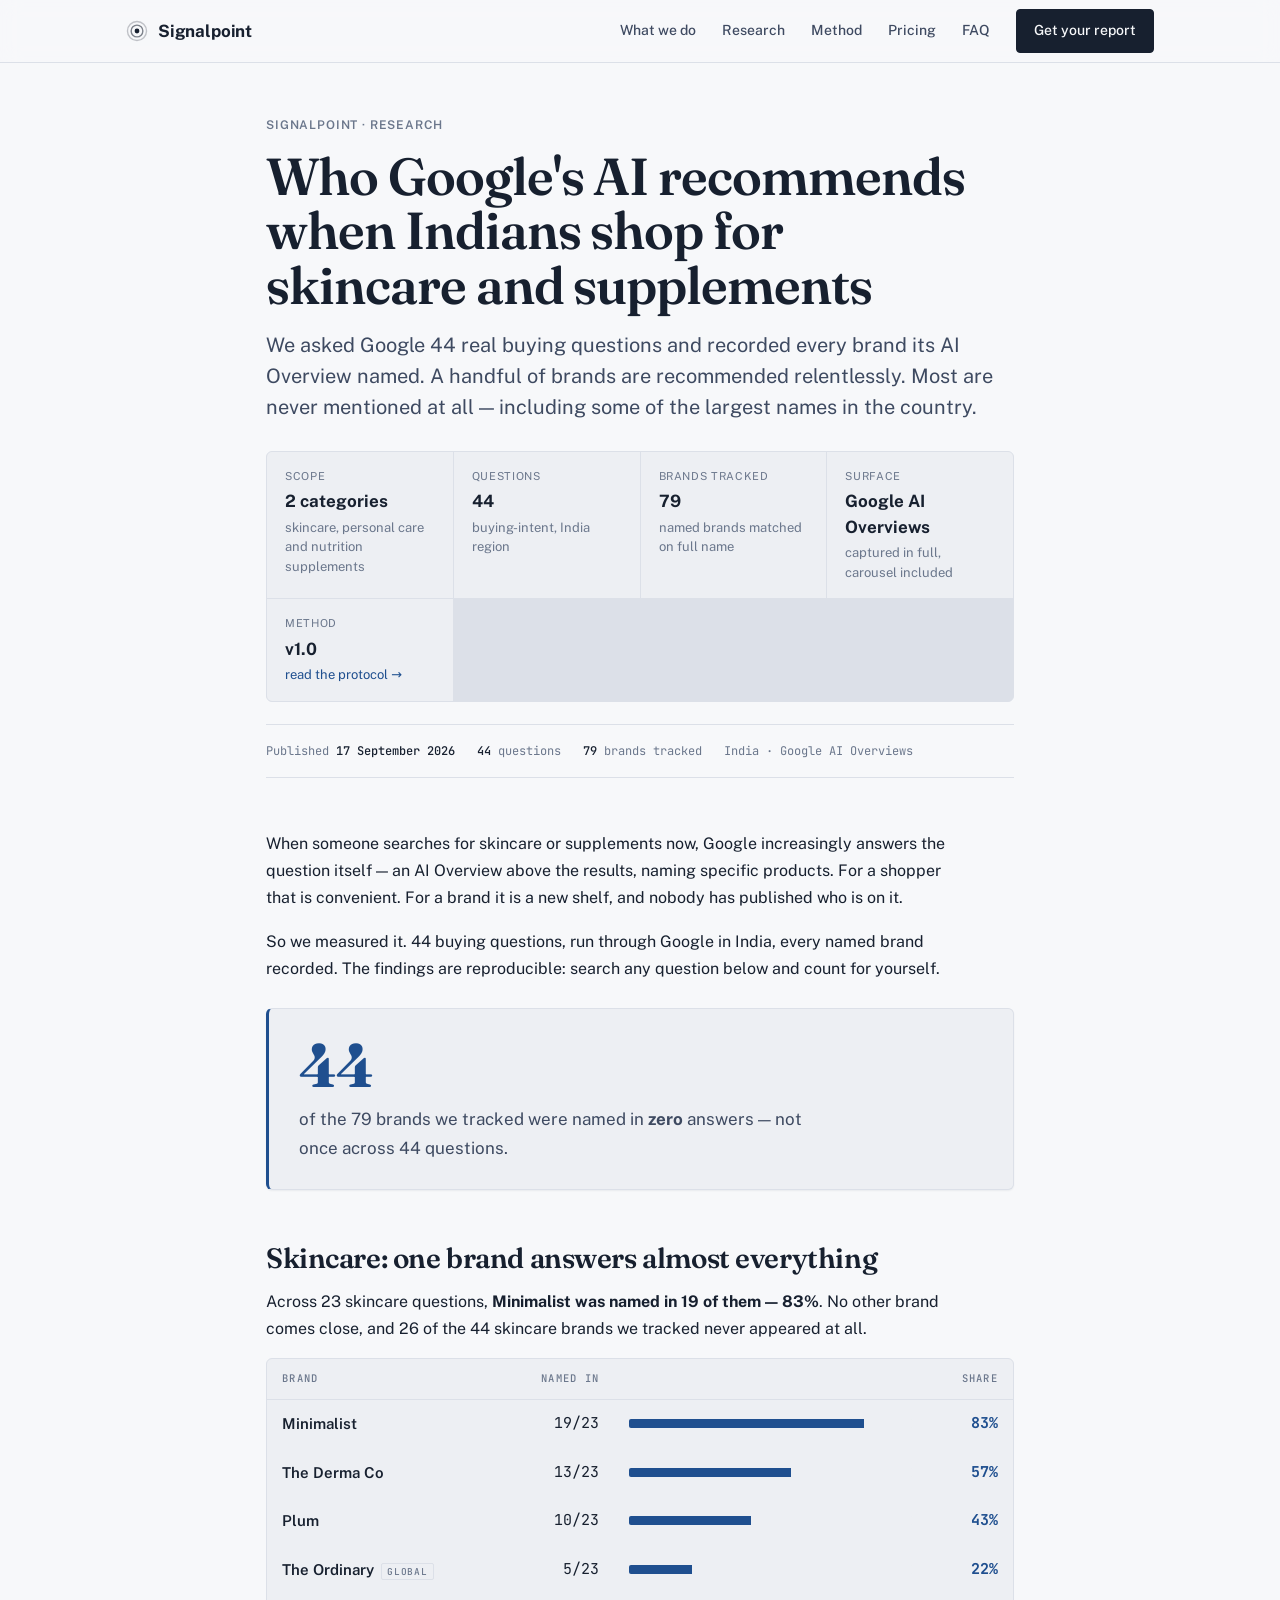
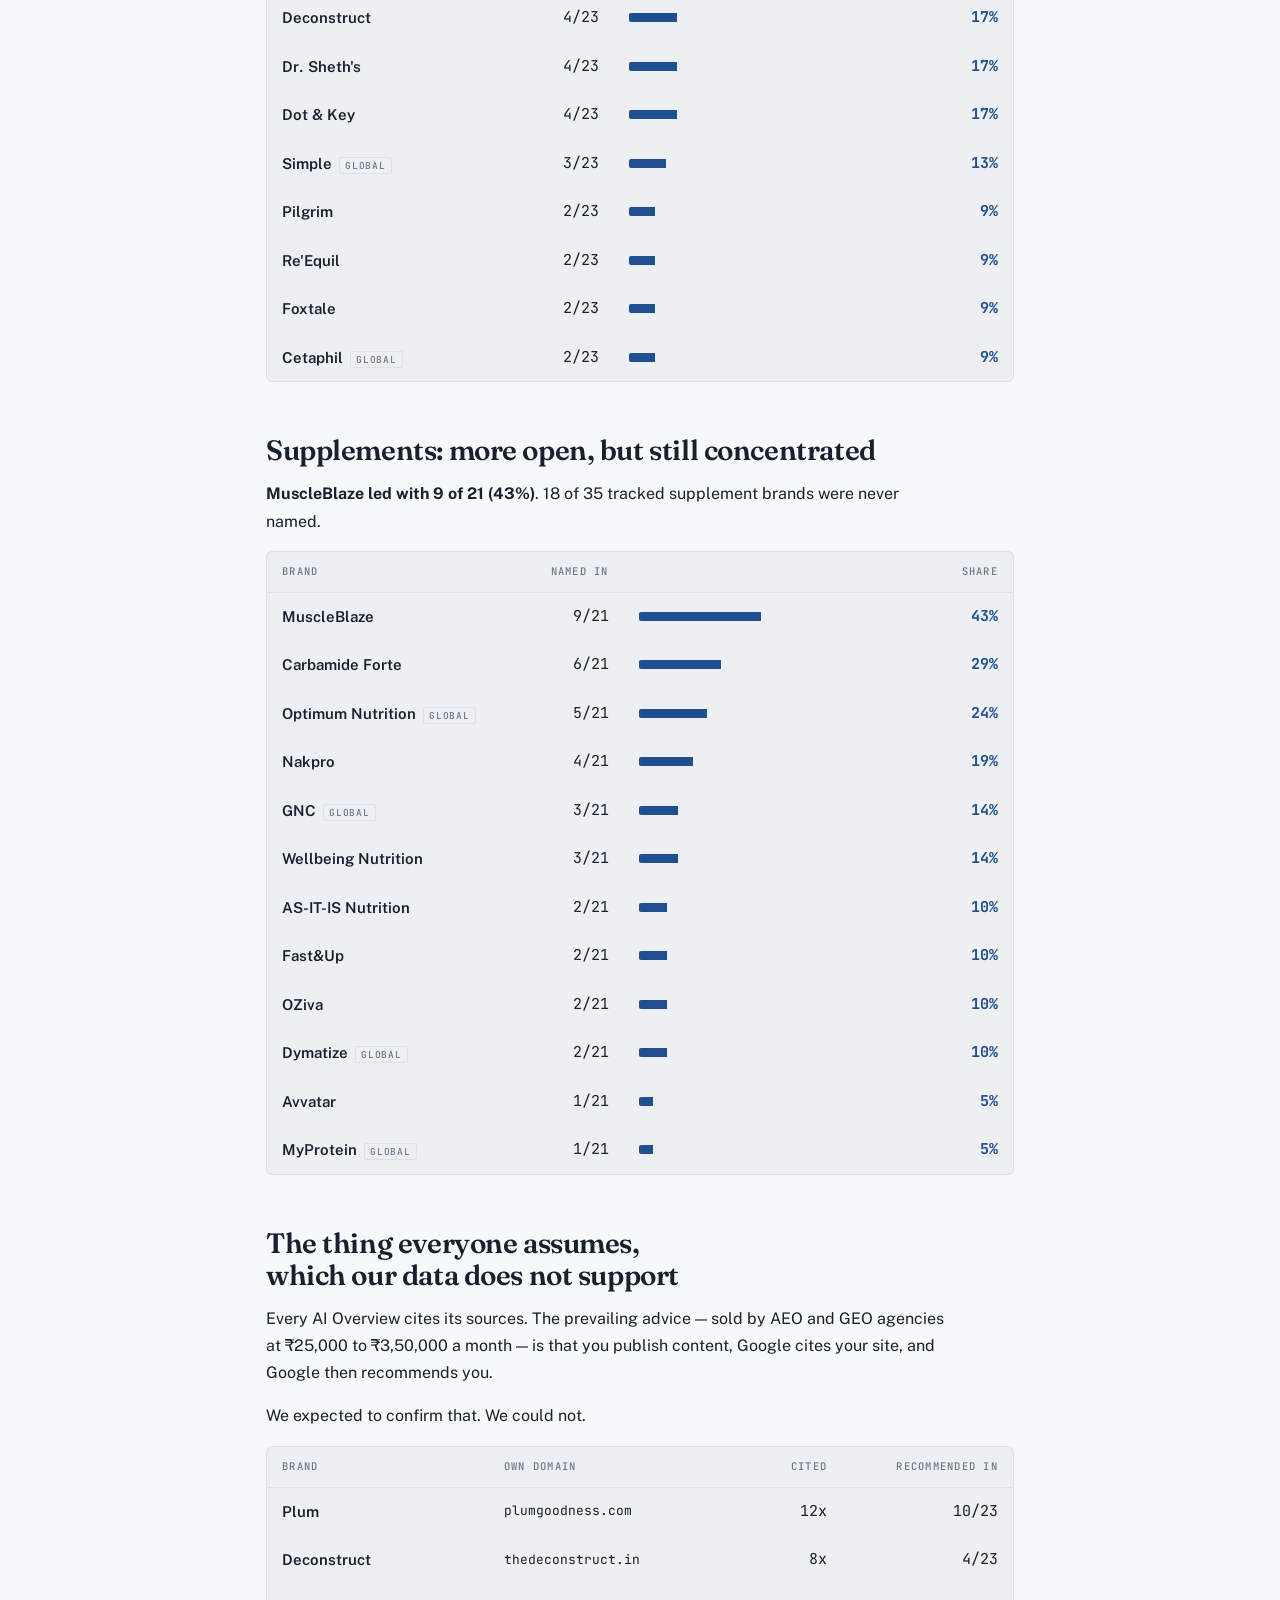
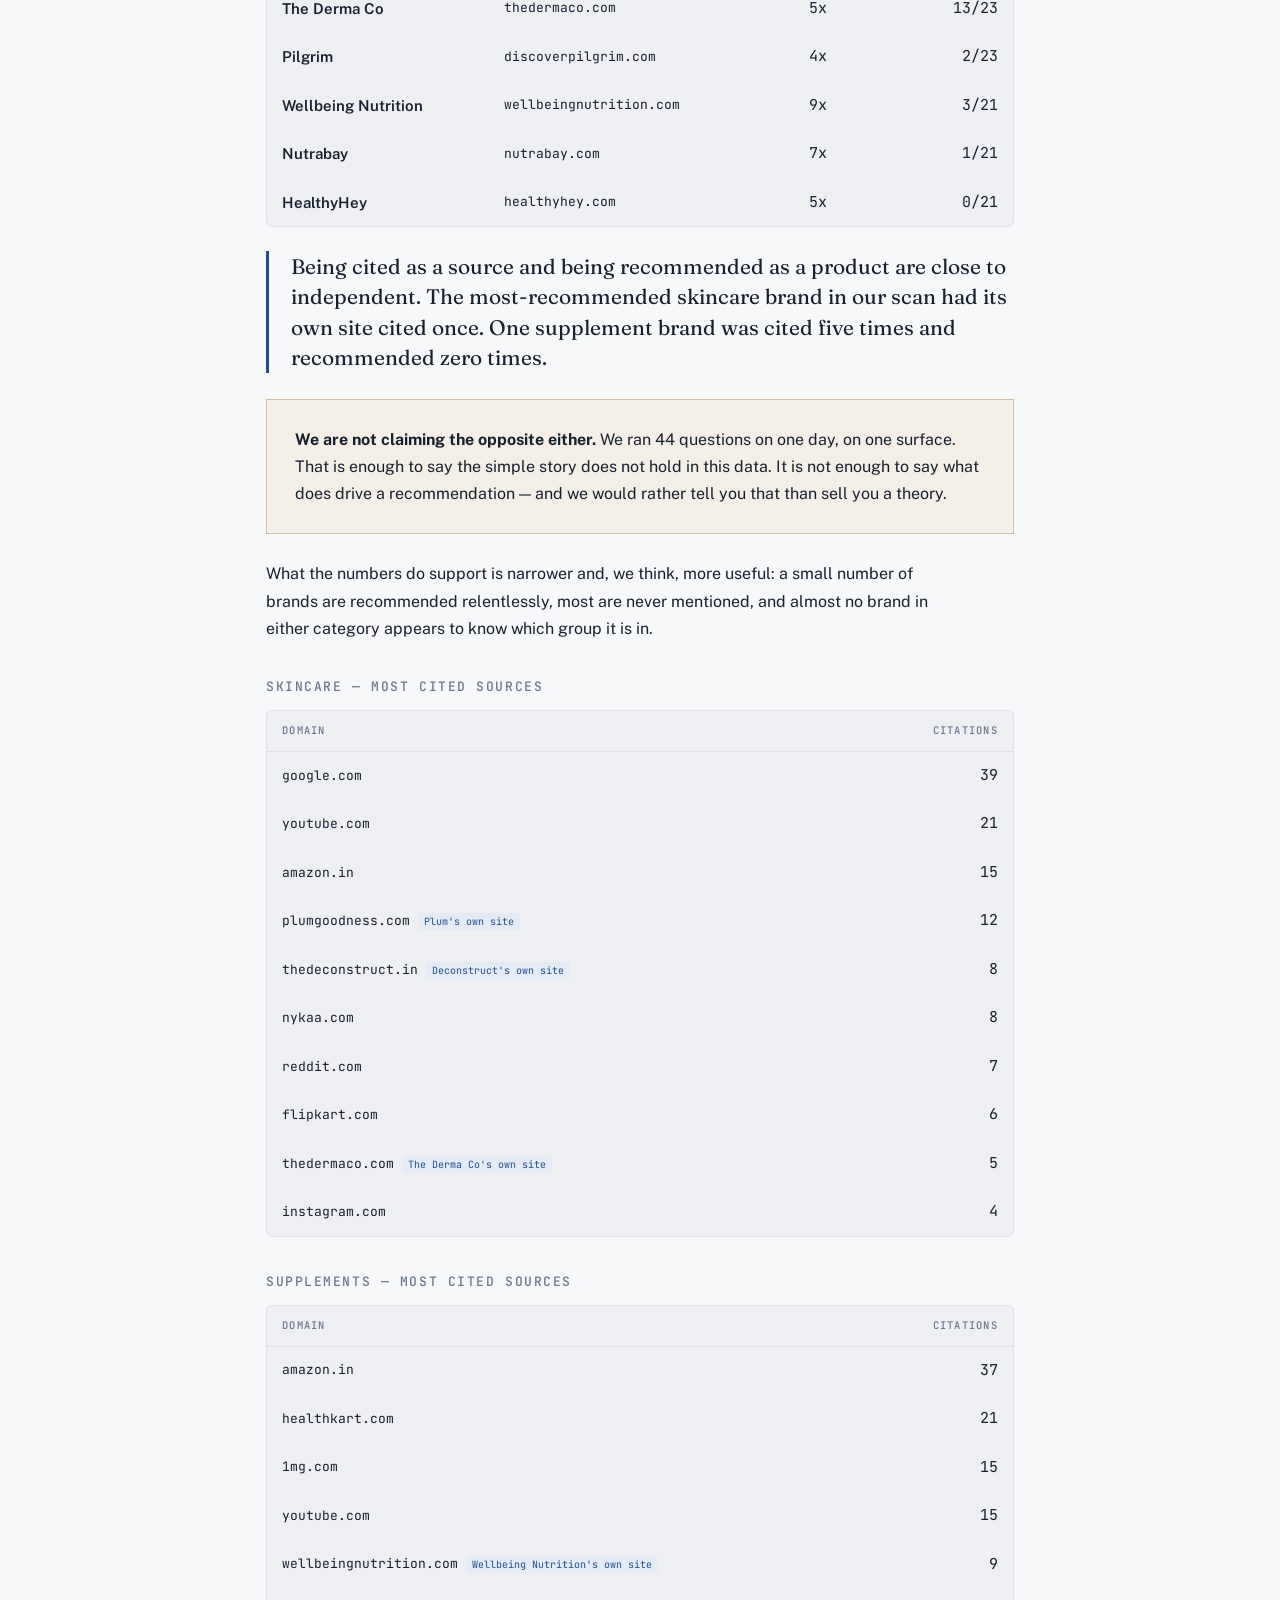
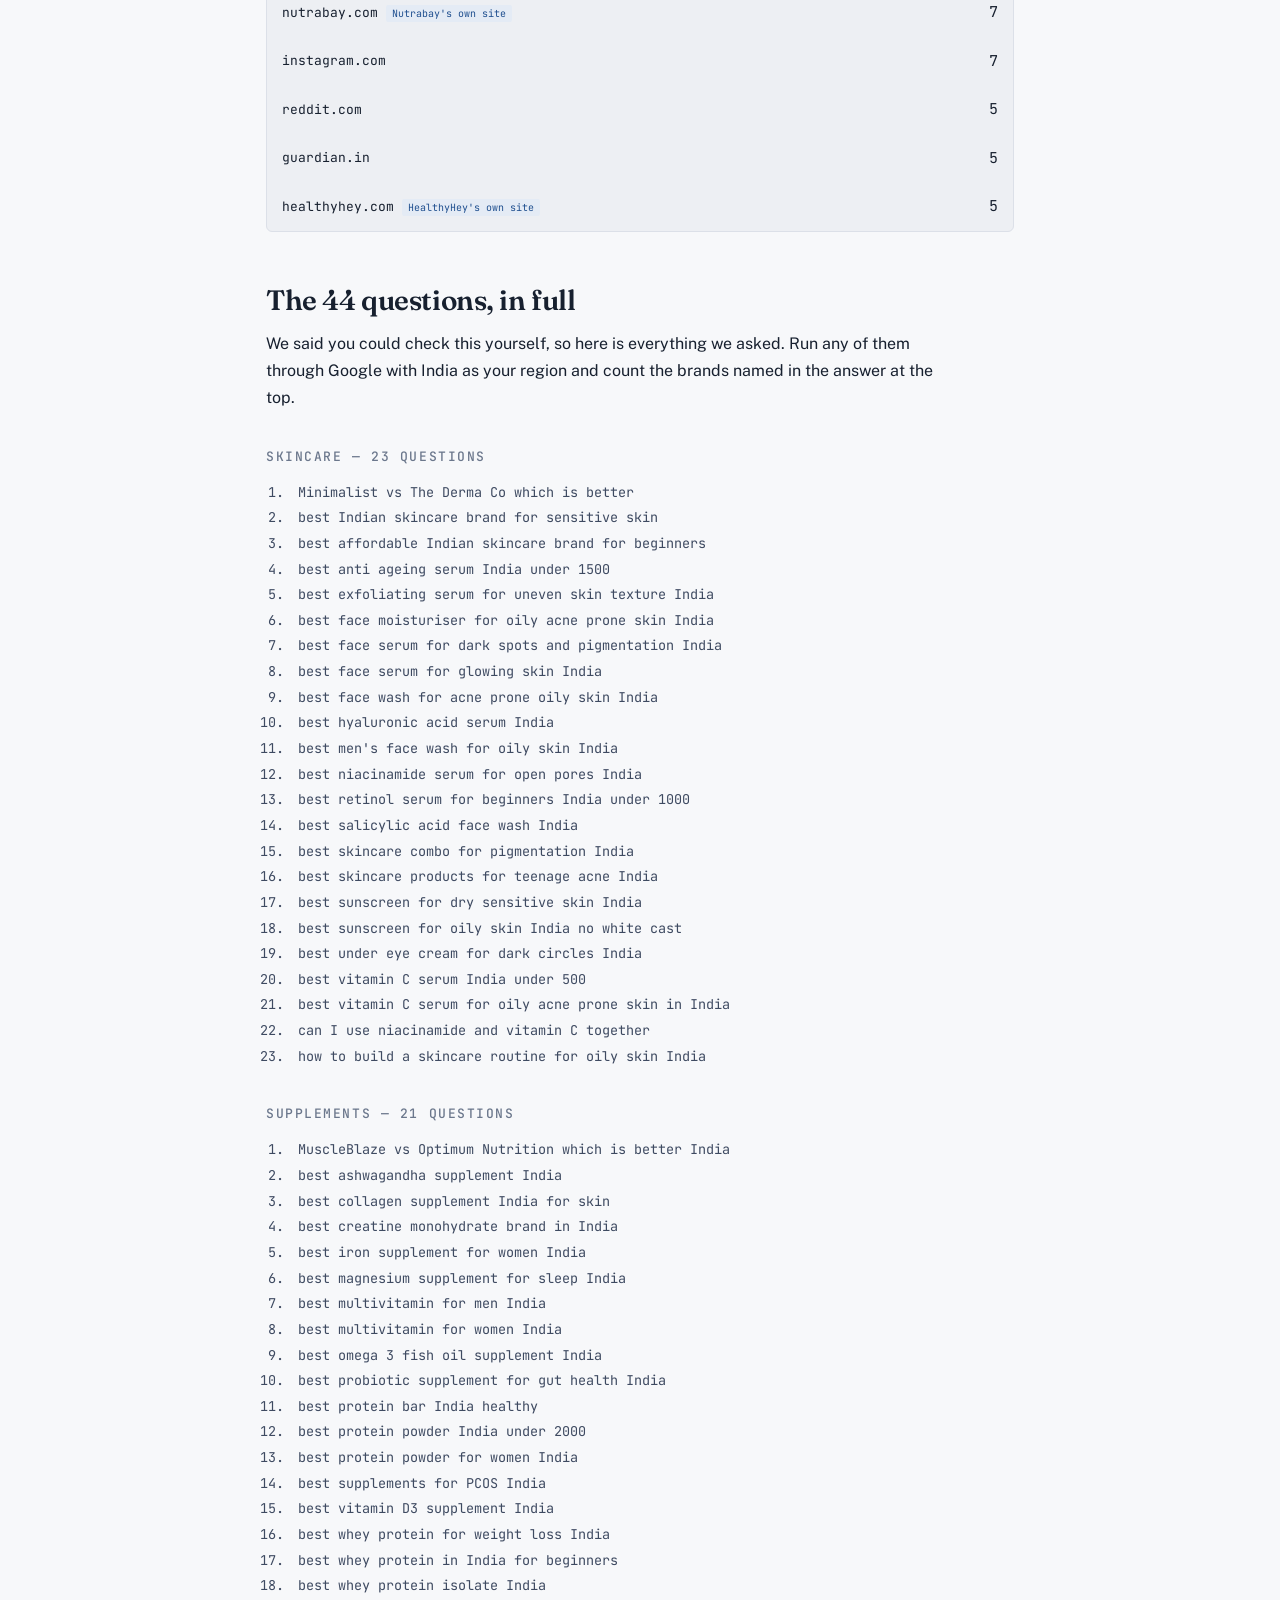
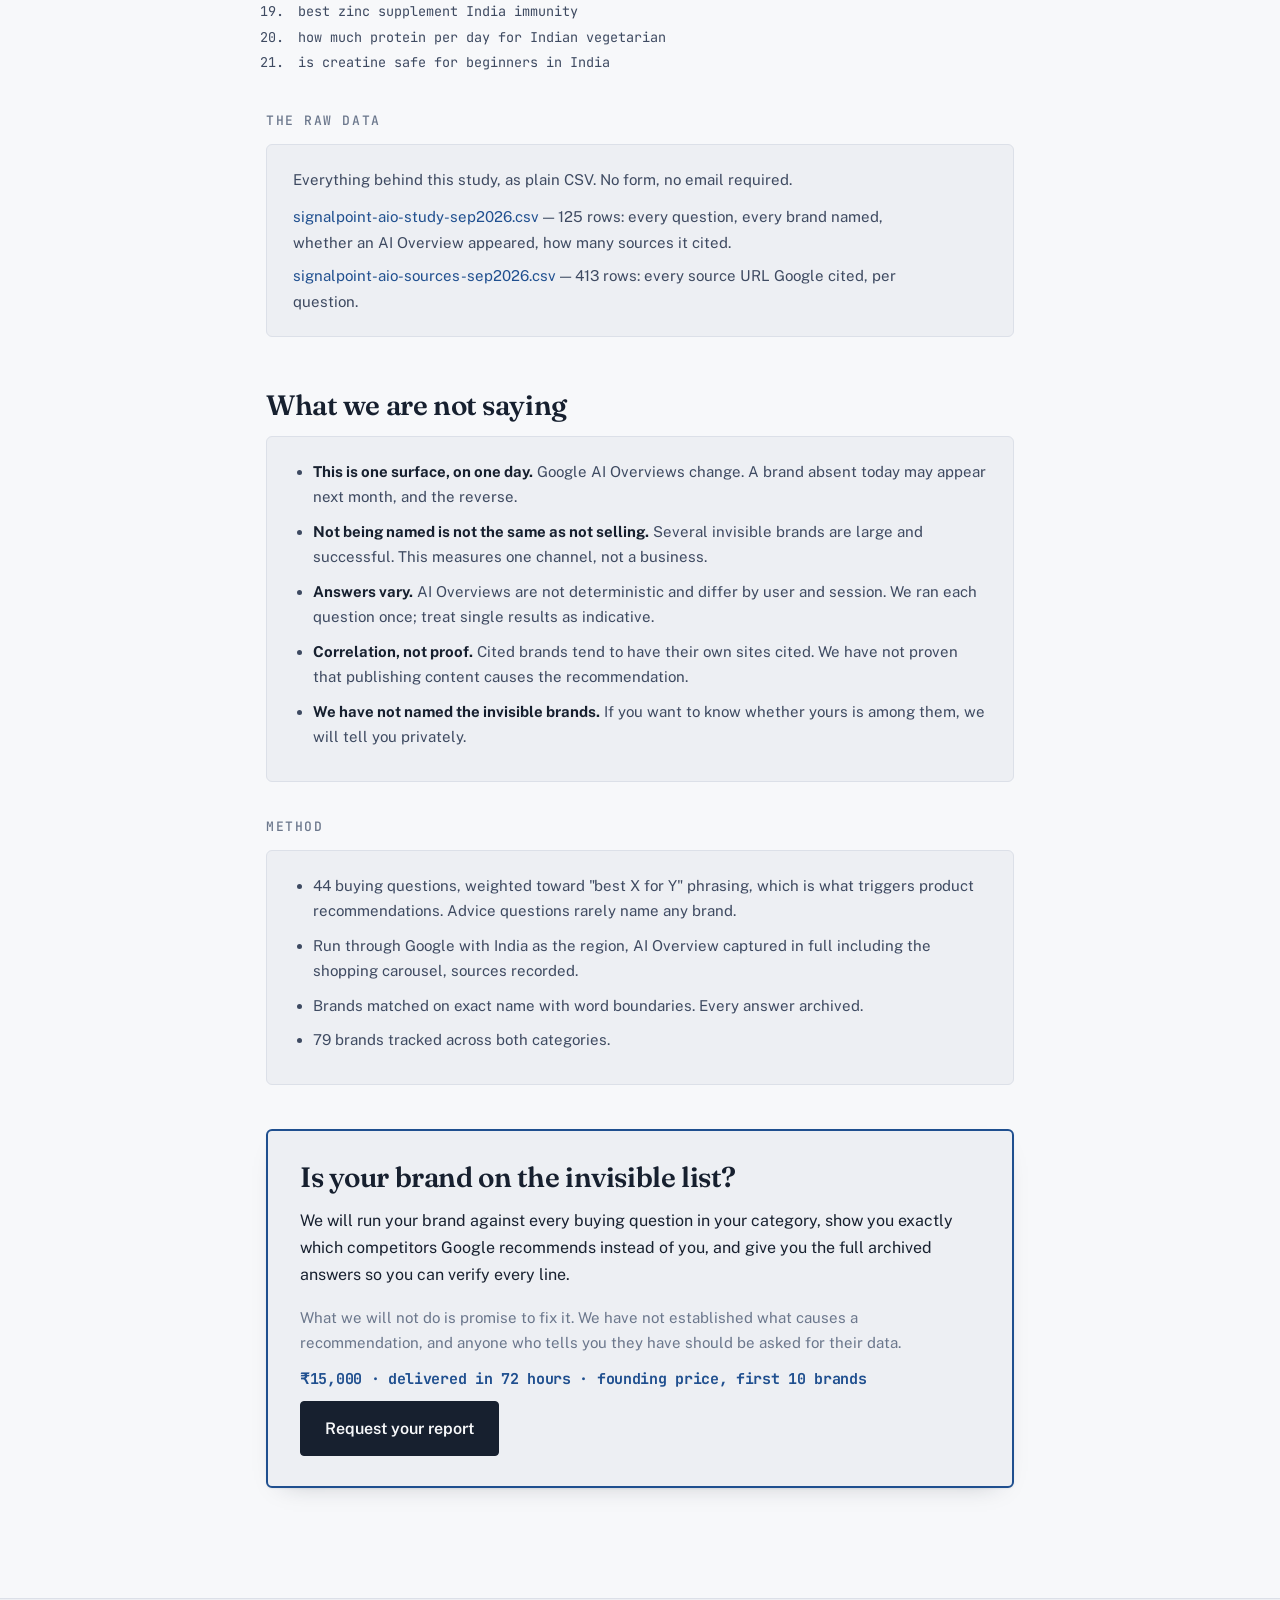
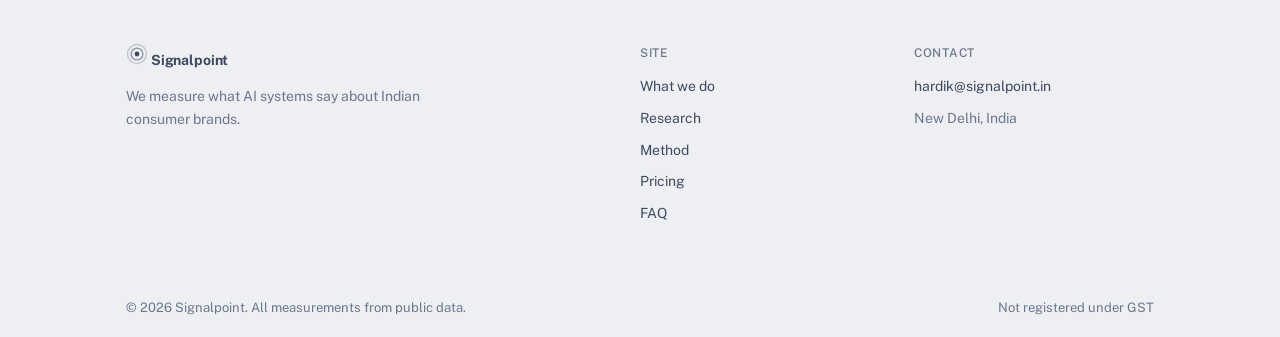
<file: study.html>
<!doctype html>
<html lang="en">
<head>
<meta charset="utf-8">
<meta name="viewport" content="width=device-width, initial-scale=1">
<meta name="description" content="We asked Google 44 real buying questions about Indian skincare and supplements and recorded every brand its AI Overview named. 44 of 79 brands were never mentioned.">
<meta property="og:title" content="Who Google's AI recommends for Indian skincare and supplements">
<meta property="og:description" content="44 buying questions. 79 brands tracked. 44 never named once.">
<meta property="og:type" content="article">
<meta property="og:url" content="https://signalpoint.in/study.html">
<meta property="og:image" content="https://signalpoint.in/og-study.png">
<meta property="og:image:width" content="1200">
<meta property="og:image:height" content="630">
<meta name="twitter:card" content="summary_large_image">
<title>Who Google's AI Recommends — Signalpoint Research</title>
<link rel="canonical" href="https://signalpoint.in/study.html">
<link rel="icon" type="image/svg+xml" href="/favicon.svg">
<link rel="apple-touch-icon" href="/favicon.svg">
<meta name="theme-color" content="#1F4F8F">
<link rel="stylesheet" href="https://fonts.googleapis.com/css2?family=Fraunces:opsz,wght@9..144,400;9..144,600;9..144,700&family=Public+Sans:wght@400;500;600;700&family=JetBrains+Mono:wght@400;500;700&display=swap">
<link rel="stylesheet" href="/shared.css?v=3">
<style>
  .study{max-width:800px;margin:0 auto;padding:52px 26px 90px}
  .study h1{font-size:clamp(34px,5.6vw,52px);margin:0 0 18px}
  .standfirst{font-size:20px;line-height:1.55;color:var(--ink-2);margin:0 0 26px;max-width:64ch}
  .byline{display:flex;gap:22px;flex-wrap:wrap;padding:16px 0;margin-bottom:8px;
    border-top:1px solid var(--line);border-bottom:1px solid var(--line);
    font-family:"JetBrains Mono",monospace;font-size:12px;color:var(--ink-3)}
  .byline b{color:var(--ink);font-weight:500}
  .study section{padding:0;margin-top:52px}
  .study h2{font-size:28px;margin:0 0 14px}
  .study h3{font-size:13px;font-family:"JetBrains Mono",monospace;letter-spacing:.12em;
    text-transform:uppercase;color:var(--ink-3);font-weight:500;margin:34px 0 12px}
  .bignum{background:var(--panel);border:1px solid var(--line);border-left:3px solid var(--accent);
    border-radius:6px;padding:26px 30px;margin:26px 0;box-shadow:var(--shadow-sm)}
  .bignum .fig{font-family:"Fraunces",Georgia,serif;font-size:clamp(40px,8vw,60px);
    font-weight:700;color:var(--accent);line-height:1;letter-spacing:-.02em}
  .bignum .cap{font-size:17px;color:var(--ink-2);margin-top:10px;max-width:52ch}
  td.pct{color:var(--accent);font-weight:700;text-align:right;
    font-family:"JetBrains Mono",monospace}
  td.mono{font-family:"JetBrains Mono",monospace;font-size:13px}
  .barcell{width:42%;min-width:110px}
  .bar{background:var(--line-soft);border-radius:2px;height:9px;overflow:hidden}
  .bar i{display:block;height:100%;background:var(--accent)}
  .gl{font-family:"JetBrains Mono",monospace;font-size:9.5px;letter-spacing:.08em;
    text-transform:uppercase;color:var(--ink-3);border:1px solid var(--line);
    padding:1px 5px;border-radius:2px;margin-left:7px;font-weight:500}
  .own{font-family:"JetBrains Mono",monospace;font-size:10px;color:var(--accent);
    background:var(--accent-soft);padding:2px 6px;border-radius:2px;margin-left:8px}
  blockquote{margin:24px 0;padding:0 0 0 22px;border-left:3px solid var(--accent);
    font-family:"Fraunces",Georgia,serif;font-size:21px;line-height:1.45;color:var(--ink)}
  .method{background:var(--panel);border:1px solid var(--line);border-radius:6px;
    padding:22px 26px;font-size:15px;color:var(--ink-2)}
  .method ul{margin:0;padding-left:20px}
  .method li{margin-bottom:9px}
  .method b{color:var(--ink)}
  .cta-box{background:var(--panel);border:2px solid var(--accent);border-radius:6px;
    padding:30px 32px;margin-top:44px;box-shadow:var(--shadow)}
  .studydetails{display:grid;grid-template-columns:repeat(auto-fit,minmax(168px,1fr));
    gap:1px;background:var(--line);border:1px solid var(--line);border-radius:6px;
    overflow:hidden;margin:28px 0 22px}
  .studydetails div{background:var(--panel);padding:16px 18px;font-size:13px;color:var(--ink-3);
    line-height:1.5}
  .studydetails span{display:block;font-size:11px;letter-spacing:.06em;text-transform:uppercase;
    color:var(--ink-3);margin-bottom:5px}
  .studydetails b{display:block;font-size:17px;color:var(--ink);font-weight:700;margin-bottom:3px}
  .qlist{font-family:"JetBrains Mono",ui-monospace,monospace;font-size:13.5px;
    line-height:1.9;color:var(--ink-2);padding-left:26px;margin:0 0 26px}
  .qlist li{padding-left:6px}
  .cta-box .price{font-family:"JetBrains Mono",monospace;font-size:15px;color:var(--accent);
    font-weight:700;margin:16px 0 14px}
</style>
<script type="application/ld+json">{"@context": "https://schema.org", "@type": "Article", "headline": "Who Google's AI recommends when Indians shop for skincare and supplements", "datePublished": "2026-09-17", "dateModified": "2026-09-17", "publisher": {"@type": "Organization", "name": "Signalpoint", "url": "https://signalpoint.in"}, "about": ["AI search visibility", "Google AI Overviews", "Indian D2C brands"], "isBasedOn": {"@type": "Dataset", "name": "Signalpoint AI Overview study, September 2026", "description": "44 buying questions run against Google AI Overviews in India, with every named brand and cited source recorded.", "creator": {"@type": "Organization", "name": "Signalpoint"}, "temporalCoverage": "2026-09-16/2026-09-17", "distribution": {"@type": "DataDownload", "encodingFormat": "text/csv", "contentUrl": "https://signalpoint.in/data/signalpoint-aio-study-sep2026.csv"}}}</script>
</head>
<body>

<header class="nav">
  <div class="nav-in">
    <a class="brand" href="/">
      <svg class="mark" viewBox="0 0 24 24" fill="none" aria-hidden="true">
        <circle cx="12" cy="12" r="2.6" fill="currentColor"/>
        <circle cx="12" cy="12" r="6.4" stroke="currentColor" stroke-width="1.5" opacity=".55"/>
        <circle cx="12" cy="12" r="10.4" stroke="currentColor" stroke-width="1.5" opacity=".25"/>
      </svg>
      Signalpoint
    </a>
    <nav class="nav-links">
      <a href="/#what">What we do</a>
      <a href="/study.html">Research</a>
      <a href="/methodology.html">Method</a>
      <a href="/#pricing">Pricing</a>
      <a href="/#faq">FAQ</a>
      <a class="btn" href="mailto:hardik@signalpoint.in?subject=AI%20visibility%20report">Get your report</a>
    </nav>
  </div>
</header>

<div class="study">


  <p class="eyebrow">Signalpoint · Research</p>
  <h1>Who Google's AI recommends when Indians shop for skincare and supplements</h1>
  <p class="standfirst">We asked Google 44 real buying questions and recorded every brand
  its AI Overview named. A handful of brands are recommended relentlessly. Most are never
  mentioned at all — including some of the largest names in the country.</p>

  <div class="studydetails">
    <div><span>Scope</span><b>2 categories</b>skincare, personal care and nutrition supplements</div>
    <div><span>Questions</span><b>44</b>buying-intent, India region</div>
    <div><span>Brands tracked</span><b>79</b>named brands matched on full name</div>
    <div><span>Surface</span><b>Google AI Overviews</b>captured in full, carousel included</div>
    <div><span>Method</span><b>v1.0</b><a href="/methodology.html">read the protocol →</a></div>
  </div>

  <div class="byline">
    <span>Published <b>17 September 2026</b></span>
    <span><b>44</b> questions</span>
    <span><b>79</b> brands tracked</span>
    <span>India · Google AI Overviews</span>
  </div>

  <section>
    <p>When someone searches for skincare or supplements now, Google increasingly answers the
    question itself — an AI Overview above the results, naming specific products. For a shopper
    that is convenient. For a brand it is a new shelf, and nobody has published who is on it.</p>

    <p>So we measured it. 44 buying questions, run through Google in India, every named
    brand recorded. The findings are reproducible: search any question below and count for yourself.</p>

    <div class="bignum">
      <div class="fig">44</div>
      <div class="cap">of the 79 brands we tracked were named in <strong>zero</strong>
      answers — not once across 44 questions.</div>
    </div>
  </section>

  <section>
    <h2>Skincare: one brand answers almost everything</h2>
    <p>Across 23 skincare questions, <strong>Minimalist was named in
    19 of them — 83%</strong>. No other brand comes close, and
    26 of the 44 skincare brands we tracked never appeared at all.</p>
    <div class="tw"><table>
      <thead><tr><th>Brand</th><th style="text-align:right">Named in</th><th></th>
        <th style="text-align:right">Share</th></tr></thead>
      <tbody><tr><td class='b'>Minimalist</td><td class='n'>19/23</td><td class='barcell'><div class='bar'><i style='width:83%'></i></div></td><td class='n pct'>83%</td></tr><tr><td class='b'>The Derma Co</td><td class='n'>13/23</td><td class='barcell'><div class='bar'><i style='width:57%'></i></div></td><td class='n pct'>57%</td></tr><tr><td class='b'>Plum</td><td class='n'>10/23</td><td class='barcell'><div class='bar'><i style='width:43%'></i></div></td><td class='n pct'>43%</td></tr><tr><td class='b'>The Ordinary<span class='gl'>global</span></td><td class='n'>5/23</td><td class='barcell'><div class='bar'><i style='width:22%'></i></div></td><td class='n pct'>22%</td></tr><tr><td class='b'>Deconstruct</td><td class='n'>4/23</td><td class='barcell'><div class='bar'><i style='width:17%'></i></div></td><td class='n pct'>17%</td></tr><tr><td class='b'>Dr. Sheth&#x27;s</td><td class='n'>4/23</td><td class='barcell'><div class='bar'><i style='width:17%'></i></div></td><td class='n pct'>17%</td></tr><tr><td class='b'>Dot &amp; Key</td><td class='n'>4/23</td><td class='barcell'><div class='bar'><i style='width:17%'></i></div></td><td class='n pct'>17%</td></tr><tr><td class='b'>Simple<span class='gl'>global</span></td><td class='n'>3/23</td><td class='barcell'><div class='bar'><i style='width:13%'></i></div></td><td class='n pct'>13%</td></tr><tr><td class='b'>Pilgrim</td><td class='n'>2/23</td><td class='barcell'><div class='bar'><i style='width:9%'></i></div></td><td class='n pct'>9%</td></tr><tr><td class='b'>Re&#x27;Equil</td><td class='n'>2/23</td><td class='barcell'><div class='bar'><i style='width:9%'></i></div></td><td class='n pct'>9%</td></tr><tr><td class='b'>Foxtale</td><td class='n'>2/23</td><td class='barcell'><div class='bar'><i style='width:9%'></i></div></td><td class='n pct'>9%</td></tr><tr><td class='b'>Cetaphil<span class='gl'>global</span></td><td class='n'>2/23</td><td class='barcell'><div class='bar'><i style='width:9%'></i></div></td><td class='n pct'>9%</td></tr></tbody>
    </table></div>
  </section>

  <section>
    <h2>Supplements: more open, but still concentrated</h2>
    <p><strong>MuscleBlaze led with 9 of 21 (43%)</strong>.
    18 of 35 tracked supplement brands were never named.</p>
    <div class="tw"><table>
      <thead><tr><th>Brand</th><th style="text-align:right">Named in</th><th></th>
        <th style="text-align:right">Share</th></tr></thead>
      <tbody><tr><td class='b'>MuscleBlaze</td><td class='n'>9/21</td><td class='barcell'><div class='bar'><i style='width:43%'></i></div></td><td class='n pct'>43%</td></tr><tr><td class='b'>Carbamide Forte</td><td class='n'>6/21</td><td class='barcell'><div class='bar'><i style='width:29%'></i></div></td><td class='n pct'>29%</td></tr><tr><td class='b'>Optimum Nutrition<span class='gl'>global</span></td><td class='n'>5/21</td><td class='barcell'><div class='bar'><i style='width:24%'></i></div></td><td class='n pct'>24%</td></tr><tr><td class='b'>Nakpro</td><td class='n'>4/21</td><td class='barcell'><div class='bar'><i style='width:19%'></i></div></td><td class='n pct'>19%</td></tr><tr><td class='b'>GNC<span class='gl'>global</span></td><td class='n'>3/21</td><td class='barcell'><div class='bar'><i style='width:14%'></i></div></td><td class='n pct'>14%</td></tr><tr><td class='b'>Wellbeing Nutrition</td><td class='n'>3/21</td><td class='barcell'><div class='bar'><i style='width:14%'></i></div></td><td class='n pct'>14%</td></tr><tr><td class='b'>AS-IT-IS Nutrition</td><td class='n'>2/21</td><td class='barcell'><div class='bar'><i style='width:10%'></i></div></td><td class='n pct'>10%</td></tr><tr><td class='b'>Fast&amp;Up</td><td class='n'>2/21</td><td class='barcell'><div class='bar'><i style='width:10%'></i></div></td><td class='n pct'>10%</td></tr><tr><td class='b'>OZiva</td><td class='n'>2/21</td><td class='barcell'><div class='bar'><i style='width:10%'></i></div></td><td class='n pct'>10%</td></tr><tr><td class='b'>Dymatize<span class='gl'>global</span></td><td class='n'>2/21</td><td class='barcell'><div class='bar'><i style='width:10%'></i></div></td><td class='n pct'>10%</td></tr><tr><td class='b'>Avvatar</td><td class='n'>1/21</td><td class='barcell'><div class='bar'><i style='width:5%'></i></div></td><td class='n pct'>5%</td></tr><tr><td class='b'>MyProtein<span class='gl'>global</span></td><td class='n'>1/21</td><td class='barcell'><div class='bar'><i style='width:5%'></i></div></td><td class='n pct'>5%</td></tr></tbody>
    </table></div>
  </section>

  <section>
    <h2>The thing everyone assumes, which our data does not support</h2>
    <p>Every AI Overview cites its sources. The prevailing advice — sold by AEO and GEO agencies
    at ₹25,000 to ₹3,50,000 a month — is that you publish content, Google cites your site, and
    Google then recommends you.</p>

    <p>We expected to confirm that. We could not.</p>

    <div class="tw"><table>
      <thead><tr><th>Brand</th><th>Own domain</th><th style="text-align:right">Cited</th>
        <th style="text-align:right">Recommended in</th></tr></thead>
      <tbody><tr><td class='b'>Plum</td><td class='mono'>plumgoodness.com</td><td class='n'>12x</td><td class='n'>10/23</td></tr><tr><td class='b'>Deconstruct</td><td class='mono'>thedeconstruct.in</td><td class='n'>8x</td><td class='n'>4/23</td></tr><tr><td class='b'>The Derma Co</td><td class='mono'>thedermaco.com</td><td class='n'>5x</td><td class='n'>13/23</td></tr><tr><td class='b'>Pilgrim</td><td class='mono'>discoverpilgrim.com</td><td class='n'>4x</td><td class='n'>2/23</td></tr><tr><td class='b'>Wellbeing Nutrition</td><td class='mono'>wellbeingnutrition.com</td><td class='n'>9x</td><td class='n'>3/21</td></tr><tr><td class='b'>Nutrabay</td><td class='mono'>nutrabay.com</td><td class='n'>7x</td><td class='n'>1/21</td></tr><tr><td class='b'>HealthyHey</td><td class='mono'>healthyhey.com</td><td class='n'>5x</td><td class='n'>0/21</td></tr></tbody>
    </table></div>

    <blockquote>Being cited as a source and being recommended as a product are close to
    independent. The most-recommended skincare brand in our scan had its own site cited once.
    One supplement brand was cited five times and recommended zero times.</blockquote>

    <div class="callout warm"><strong>We are not claiming the opposite either.</strong> We ran
    44 questions on one day, on one surface. That is enough to say the simple story does
    not hold in this data. It is not enough to say what does drive a recommendation — and we would
    rather tell you that than sell you a theory.</div>

    <p>What the numbers do support is narrower and, we think, more useful: a small number of brands
    are recommended relentlessly, most are never mentioned, and almost no brand in either category
    appears to know which group it is in.</p>

    <h3>Skincare — most cited sources</h3>
    <div class="tw"><table>
      <thead><tr><th>Domain</th><th style="text-align:right">Citations</th></tr></thead>
      <tbody><tr><td class='mono'>google.com</td><td class='n'>39</td></tr><tr><td class='mono'>youtube.com</td><td class='n'>21</td></tr><tr><td class='mono'>amazon.in</td><td class='n'>15</td></tr><tr><td class='mono'>plumgoodness.com<span class='own'>Plum's own site</span></td><td class='n'>12</td></tr><tr><td class='mono'>thedeconstruct.in<span class='own'>Deconstruct's own site</span></td><td class='n'>8</td></tr><tr><td class='mono'>nykaa.com</td><td class='n'>8</td></tr><tr><td class='mono'>reddit.com</td><td class='n'>7</td></tr><tr><td class='mono'>flipkart.com</td><td class='n'>6</td></tr><tr><td class='mono'>thedermaco.com<span class='own'>The Derma Co's own site</span></td><td class='n'>5</td></tr><tr><td class='mono'>instagram.com</td><td class='n'>4</td></tr></tbody>
    </table></div>

    <h3>Supplements — most cited sources</h3>
    <div class="tw"><table>
      <thead><tr><th>Domain</th><th style="text-align:right">Citations</th></tr></thead>
      <tbody><tr><td class='mono'>amazon.in</td><td class='n'>37</td></tr><tr><td class='mono'>healthkart.com</td><td class='n'>21</td></tr><tr><td class='mono'>1mg.com</td><td class='n'>15</td></tr><tr><td class='mono'>youtube.com</td><td class='n'>15</td></tr><tr><td class='mono'>wellbeingnutrition.com<span class='own'>Wellbeing Nutrition's own site</span></td><td class='n'>9</td></tr><tr><td class='mono'>nutrabay.com<span class='own'>Nutrabay's own site</span></td><td class='n'>7</td></tr><tr><td class='mono'>instagram.com</td><td class='n'>7</td></tr><tr><td class='mono'>reddit.com</td><td class='n'>5</td></tr><tr><td class='mono'>guardian.in</td><td class='n'>5</td></tr><tr><td class='mono'>healthyhey.com<span class='own'>HealthyHey's own site</span></td><td class='n'>5</td></tr></tbody>
    </table></div>
  </section>


  <section id="questions">
    <h2>The 44 questions, in full</h2>
    <p>We said you could check this yourself, so here is everything we asked. Run any of them
    through Google with India as your region and count the brands named in the answer at the top.</p>

    <h3>Skincare — 23 questions</h3>
    <ol class="qlist"><li>Minimalist vs The Derma Co which is better</li><li>best Indian skincare brand for sensitive skin</li><li>best affordable Indian skincare brand for beginners</li><li>best anti ageing serum India under 1500</li><li>best exfoliating serum for uneven skin texture India</li><li>best face moisturiser for oily acne prone skin India</li><li>best face serum for dark spots and pigmentation India</li><li>best face serum for glowing skin India</li><li>best face wash for acne prone oily skin India</li><li>best hyaluronic acid serum India</li><li>best men&#x27;s face wash for oily skin India</li><li>best niacinamide serum for open pores India</li><li>best retinol serum for beginners India under 1000</li><li>best salicylic acid face wash India</li><li>best skincare combo for pigmentation India</li><li>best skincare products for teenage acne India</li><li>best sunscreen for dry sensitive skin India</li><li>best sunscreen for oily skin India no white cast</li><li>best under eye cream for dark circles India</li><li>best vitamin C serum India under 500</li><li>best vitamin C serum for oily acne prone skin in India</li><li>can I use niacinamide and vitamin C together</li><li>how to build a skincare routine for oily skin India</li></ol>

    <h3>Supplements — 21 questions</h3>
    <ol class="qlist"><li>MuscleBlaze vs Optimum Nutrition which is better India</li><li>best ashwagandha supplement India</li><li>best collagen supplement India for skin</li><li>best creatine monohydrate brand in India</li><li>best iron supplement for women India</li><li>best magnesium supplement for sleep India</li><li>best multivitamin for men India</li><li>best multivitamin for women India</li><li>best omega 3 fish oil supplement India</li><li>best probiotic supplement for gut health India</li><li>best protein bar India healthy</li><li>best protein powder India under 2000</li><li>best protein powder for women India</li><li>best supplements for PCOS India</li><li>best vitamin D3 supplement India</li><li>best whey protein for weight loss India</li><li>best whey protein in India for beginners</li><li>best whey protein isolate India</li><li>best zinc supplement India immunity</li><li>how much protein per day for Indian vegetarian</li><li>is creatine safe for beginners in India</li></ol>

    <h3>The raw data</h3>
    <div class="method">
      <p style="margin:0 0 12px">Everything behind this study, as plain CSV. No form, no email required.</p>
      <p style="margin:0 0 8px"><a href="/data/signalpoint-aio-study-sep2026.csv">
        signalpoint-aio-study-sep2026.csv</a> — 125 rows: every question, every brand named,
        whether an AI Overview appeared, how many sources it cited.</p>
      <p style="margin:0"><a href="/data/signalpoint-aio-sources-sep2026.csv">
        signalpoint-aio-sources-sep2026.csv</a> — 413 rows: every source URL Google cited,
        per question.</p>
    </div>
  </section>

  <section>
    <h2>What we are not saying</h2>
    <div class="method">
      <ul>
        <li><b>This is one surface, on one day.</b> Google AI Overviews change. A brand absent
        today may appear next month, and the reverse.</li>
        <li><b>Not being named is not the same as not selling.</b> Several invisible brands are
        large and successful. This measures one channel, not a business.</li>
        <li><b>Answers vary.</b> AI Overviews are not deterministic and differ by user and
        session. We ran each question once; treat single results as indicative.</li>
        <li><b>Correlation, not proof.</b> Cited brands tend to have their own sites cited. We
        have not proven that publishing content causes the recommendation.</li>
        <li><b>We have not named the invisible brands.</b> If you want to know whether yours is
        among them, we will tell you privately.</li>
      </ul>
    </div>
    <h3>Method</h3>
    <div class="method">
      <ul>
        <li>44 buying questions, weighted toward "best X for Y" phrasing, which is what
        triggers product recommendations. Advice questions rarely name any brand.</li>
        <li>Run through Google with India as the region, AI Overview captured in full including
        the shopping carousel, sources recorded.</li>
        <li>Brands matched on exact name with word boundaries. Every answer archived.</li>
        <li>79 brands tracked across both categories.</li>
      </ul>
    </div>
  </section>

  <div class="cta-box">
    <h2>Is your brand on the invisible list?</h2>
    <p>We will run your brand against every buying question in your category, show you exactly
    which competitors Google recommends instead of you, and give you the full archived answers so
    you can verify every line.</p>
    <p style="font-size:15px;color:var(--ink-3)">What we will not do is promise to fix it. We have
    not established what causes a recommendation, and anyone who tells you they have should be
    asked for their data.</p>
    <p class="price">₹15,000 · delivered in 72 hours · founding price, first 10 brands</p>
    <a class="btn lg" href="mailto:hardik@signalpoint.in?subject=AI%20visibility%20report">Request your report</a>
  </div>

  

</div>

<footer>
  <div class="foot">
    <div>
      <a class="brand" href="/" style="margin-bottom:12px">
        <svg class="mark" viewBox="0 0 24 24" fill="none" aria-hidden="true">
          <circle cx="12" cy="12" r="2.6" fill="currentColor"/>
          <circle cx="12" cy="12" r="6.4" stroke="currentColor" stroke-width="1.5" opacity=".55"/>
          <circle cx="12" cy="12" r="10.4" stroke="currentColor" stroke-width="1.5" opacity=".25"/>
        </svg>
        Signalpoint
      </a>
      <p class="sm muted" style="max-width:34ch">We measure what AI systems say about Indian
        consumer brands.</p>
    </div>
    <div>
      <h4>Site</h4>
      <a href="/#what">What we do</a>
      <a href="/study.html">Research</a>
      <a href="/methodology.html">Method</a>
      <a href="/#pricing">Pricing</a>
      <a href="/#faq">FAQ</a>
    </div>
    <div>
      <h4>Contact</h4>
      <a href="mailto:hardik@signalpoint.in">hardik@signalpoint.in</a>
      <p class="addr">New Delhi, India</p>
    </div>
  </div>
  <div class="legal">
    <span>© 2026 Signalpoint. All measurements from public data.</span>
    <span>Not registered under GST</span>
  </div>
</footer>

</body>
</html>
</file>
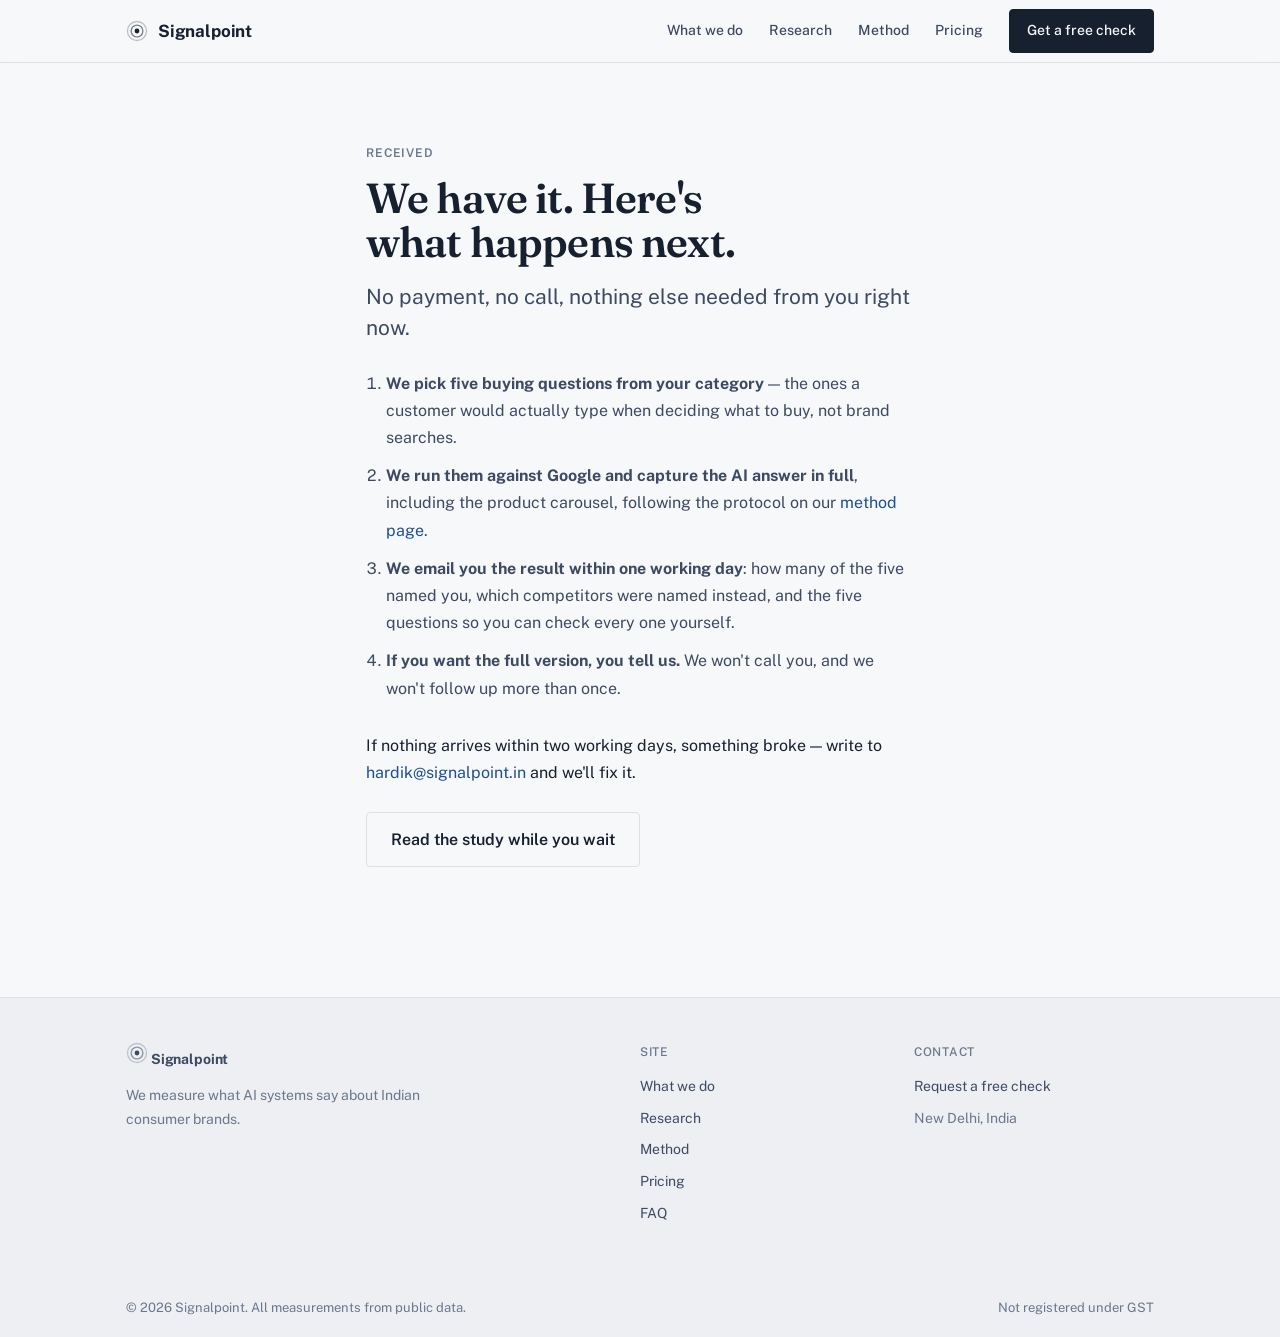
<file: thanks.html>
<!doctype html>
<html lang="en">
<head>
<meta charset="utf-8">
<meta name="viewport" content="width=device-width, initial-scale=1">
<title>Request received — Signalpoint</title>
<meta name="description" content="We have your free check request. Here is what happens next.">
<meta name="robots" content="noindex">
<link rel="icon" type="image/svg+xml" href="/favicon.svg">
<link rel="apple-touch-icon" href="/favicon.svg">
<meta name="theme-color" content="#1F4F8F">
<link rel="stylesheet" href="https://fonts.googleapis.com/css2?family=Fraunces:opsz,wght@9..144,400;9..144,600;9..144,700&family=Public+Sans:wght@400;500;600;700&family=JetBrains+Mono:wght@400;500;700&display=swap">
<link rel="stylesheet" href="/shared.css?v=3">
<style>
  .mini{max-width:600px;margin:0 auto;padding:80px 26px 110px;min-height:56vh}
  .mini h1{font-size:clamp(30px,5vw,42px);margin:0 0 16px}
  .mini ol{padding-left:20px;margin:26px 0 0}
  .mini li{margin-bottom:11px;color:var(--ink-2)}
</style>
</head>
<body>
<header class="nav">
  <div class="nav-in">
    <a class="brand" href="/">
      <svg class="mark" viewBox="0 0 24 24" fill="none" aria-hidden="true">
        <circle cx="12" cy="12" r="2.6" fill="currentColor"/>
        <circle cx="12" cy="12" r="6.4" stroke="currentColor" stroke-width="1.5" opacity=".55"/>
        <circle cx="12" cy="12" r="10.4" stroke="currentColor" stroke-width="1.5" opacity=".25"/>
      </svg>
      Signalpoint
    </a>
    <nav class="nav-links">
      <a href="/#what">What we do</a>
      <a href="/study.html">Research</a>
      <a href="/methodology.html">Method</a>
      <a href="/#pricing">Pricing</a>
      <a class="btn" href="/#check">Get a free check</a>
    </nav>
  </div>
</header>
<div class="mini">
  <p class="eyebrow">Received</p>
  <h1>We have it. Here's what happens next.</h1>
  <p class="lede">No payment, no call, nothing else needed from you right now.</p>
  <ol>
    <li><strong>We pick five buying questions from your category</strong> &mdash; the ones a customer
      would actually type when deciding what to buy, not brand searches.</li>
    <li><strong>We run them against Google and capture the AI answer in full</strong>, including the
      product carousel, following the protocol on our <a href="/methodology.html">method page</a>.</li>
    <li><strong>We email you the result within one working day</strong>: how many of the five named
      you, which competitors were named instead, and the five questions so you can check every one
      yourself.</li>
    <li><strong>If you want the full version, you tell us.</strong> We won't call you, and we won't
      follow up more than once.</li>
  </ol>
  <p style="margin-top:30px">If nothing arrives within two working days, something broke &mdash;
  write to <a href="mailto:hardik@signalpoint.in">hardik@signalpoint.in</a> and we'll fix it.</p>
  <div class="cta-row">
    <a class="btn lg ghost" href="/study.html">Read the study while you wait</a>
  </div>
</div>
<footer>
  <div class="foot">
    <div>
      <a class="brand" href="/" style="margin-bottom:12px">
        <svg class="mark" viewBox="0 0 24 24" fill="none" aria-hidden="true">
          <circle cx="12" cy="12" r="2.6" fill="currentColor"/>
          <circle cx="12" cy="12" r="6.4" stroke="currentColor" stroke-width="1.5" opacity=".55"/>
          <circle cx="12" cy="12" r="10.4" stroke="currentColor" stroke-width="1.5" opacity=".25"/>
        </svg>
        Signalpoint
      </a>
      <p class="sm muted" style="max-width:34ch">We measure what AI systems say about Indian
        consumer brands.</p>
    </div>
    <div>
      <h4>Site</h4>
      <a href="/#what">What we do</a>
      <a href="/study.html">Research</a>
      <a href="/methodology.html">Method</a>
      <a href="/#pricing">Pricing</a>
      <a href="/#faq">FAQ</a>
    </div>
    <div>
      <h4>Contact</h4>
      <a href="/#check">Request a free check</a>
      <p class="addr">New Delhi, India</p>
    </div>
  </div>
  <div class="legal">
    <span>&copy; 2026 Signalpoint. All measurements from public data.</span>
    <span>Not registered under GST</span>
  </div>
</footer>
</body>
</html>
</file>
<file: shared.css>
:root{
  /* Palette v3 — 17 Sep 2026. Light, institutional, near-monochrome navy.
     v1 was cream + muted sage, which is the documented 2026 AI-generated
     default. v2 used a signal red heavily; it read urgent rather than
     trustworthy. This is the research-house register (cf. Our World in Data's
     navy): one deep blue family doing ink, link and data duty, on cool paper
     with a blue-biased grey ramp. Buttons take the ink fill so contrast is
     never marginal. */
  --g-050:#F7F8FA; --g-100:#EDEFF3; --g-200:#DCE0E8; --g-300:#C2C9D6;
  --g-400:#9AA3B5; --g-500:#6B778C; --g-600:#515D74; --g-700:#3E4A61;
  --g-800:#27324A; --g-900:#17202F;

  --ink:var(--g-900); --ink-2:var(--g-700); --ink-3:var(--g-500);
  --ground:var(--g-050); --panel:var(--g-100);
  --line:var(--g-200); --line-soft:var(--g-100);

  /* one blue, used for every link, every emphasis and every data mark */
  --accent:#1F4F8F; --accent-2:#163C6E; --accent-soft:#E4EBF5;
  --warm:#8A5A1B; --warm-soft:#F4EFE6;

  --btn-bg:var(--ink); --btn-ink:var(--g-050);
  --shadow-sm:0 1px 2px rgba(23,32,47,.06);
  --shadow:0 1px 2px rgba(23,32,47,.06), 0 10px 26px -18px rgba(23,32,47,.35);
  --max:1080px;
}
@media (prefers-color-scheme: dark){
  :root:not([data-theme="light"]){
    --g-050:#10141C; --g-100:#171D28; --g-200:#252D3C; --g-300:#35405380;
    --g-300:#354053; --g-400:#525E75; --g-500:#8290A8; --g-600:#A5B1C4;
    --g-700:#C3CBD8; --g-800:#DDE3EB; --g-900:#E9EDF3;
    --accent:#7FB0EC; --accent-2:#9CC5F4; --accent-soft:#16253C;
    --warm:#D2A264; --warm-soft:#261E12;
    --btn-bg:var(--g-900); --btn-ink:#10141C;
    --shadow-sm:0 1px 2px rgba(0,0,0,.5);
    --shadow:0 1px 2px rgba(0,0,0,.5), 0 10px 26px -18px rgba(0,0,0,.9);
  }
}
:root[data-theme="dark"]{
  --g-050:#10141C; --g-100:#171D28; --g-200:#252D3C; --g-300:#354053;
  --g-400:#525E75; --g-500:#8290A8; --g-600:#A5B1C4;
  --g-700:#C3CBD8; --g-800:#DDE3EB; --g-900:#E9EDF3;
  --accent:#7FB0EC; --accent-2:#9CC5F4; --accent-soft:#16253C;
  --warm:#D2A264; --warm-soft:#261E12;
  --btn-bg:var(--g-900); --btn-ink:#10141C;
  --shadow-sm:0 1px 2px rgba(0,0,0,.5);
  --shadow:0 1px 2px rgba(0,0,0,.5), 0 10px 26px -18px rgba(0,0,0,.9);
}
*{box-sizing:border-box}
/* tabular, lining figures everywhere — this is a measurement business */
table,.n,.price,.hs-fig,.dotkey,time{font-variant-numeric:tabular-nums lining-nums}
html{scroll-behavior:smooth}
body{margin:0;background:var(--ground);color:var(--ink);
  font-family:"Public Sans",ui-sans-serif,system-ui,-apple-system,sans-serif;
  font-size:16px;line-height:1.7;-webkit-font-smoothing:antialiased;}
a{color:var(--accent);text-decoration:none}
a:hover{text-decoration:underline}
a:focus-visible{outline:2px solid var(--accent);outline-offset:3px;border-radius:2px}
img{max-width:100%}

/* ---------- header ---------- */
.nav{position:sticky;top:0;z-index:50;background:color-mix(in srgb,var(--ground) 88%,transparent);
  backdrop-filter:saturate(140%) blur(10px);border-bottom:1px solid var(--line)}
.nav-in{max-width:var(--max);margin:0 auto;padding:0 26px;height:62px;
  display:flex;align-items:center;justify-content:space-between;gap:20px}
.brand{display:flex;align-items:center;gap:10px;font-weight:700;font-size:17px;
  letter-spacing:-.01em;color:var(--ink);text-decoration:none}
.brand:hover{text-decoration:none}
.mark{width:22px;height:22px;flex:none}
.nav-links{display:flex;align-items:center;gap:26px}

.nav-links a{color:var(--ink-2);font-size:14px;font-weight:500}
.nav-links a:hover{color:var(--ink);text-decoration:none}
.btn{display:inline-block;background:var(--btn-bg);color:var(--btn-ink);padding:9px 17px;
  border-radius:4px;font-weight:600;font-size:14px;border:1px solid var(--btn-bg)}
.btn:hover{background:var(--g-700);text-decoration:none;color:var(--btn-ink)}
/* `.nav-links a` is specificity 0-1-1 and outranks `.btn` at 0-1-0, so without
   this line the header CTA renders in --ink-2 on the accent fill: 1.41:1 in
   light, 1.08:1 in dark. It is the only nav element on mobile. Do not remove. */
.nav-links a.btn,.nav-links a.btn:hover{color:var(--btn-ink)}
.btn.lg{padding:13px 24px;font-size:16px}
/* real gap: the two hero buttons were separated by an &nbsp; that collapses
   to 0px when they wrap, putting a mis-tap right on the money CTA. */
.cta-row{display:flex;flex-wrap:wrap;gap:12px 14px;margin:26px 0 0}
.btn.ghost{background:transparent;color:var(--ink);border:1px solid var(--line)}
.btn.ghost:hover{background:var(--panel);color:var(--ink)}
/* Mobile nav: links move to a scrollable second row. They used to be set to
   display:none with no hamburger, which left a 10-screen page with no
   navigation at all. */
@media (max-width:760px){
  .nav-in{height:auto;flex-wrap:wrap;padding:10px 18px 0;gap:6px 14px}
  .nav-links{width:100%;order:3;gap:17px;overflow-x:auto;padding:2px 0 9px;
    scrollbar-width:none;-webkit-overflow-scrolling:touch}
  .nav-links::-webkit-scrollbar{display:none}
  .nav-links a{white-space:nowrap}
  .nav-links a.btn{padding:6px 13px;margin-left:auto}
}

/* ---------- layout ---------- */
.wrap{max-width:var(--max);margin:0 auto;padding:0 26px}
.narrow{max-width:760px;margin:0 auto}
section{padding:72px 0}
section#what{padding:80px 0}
section#pricing{padding:88px 0}
section#faq{padding:64px 0}
section.tight{padding:52px 0}
.eyebrow{font-size:12px;letter-spacing:.07em;text-transform:uppercase;color:var(--ink-3);
  font-weight:600;margin:0 0 14px}
h1{font-family:"Fraunces",Georgia,serif;font-size:clamp(34px,5.4vw,54px);line-height:1.04;
  font-weight:600;letter-spacing:-.02em;margin:0 0 20px;text-wrap:balance}
h2{font-family:"Fraunces",Georgia,serif;font-size:clamp(25px,3.2vw,33px);line-height:1.15;
  font-weight:600;letter-spacing:-.015em;margin:0 0 14px;text-wrap:balance}
h3{font-size:18px;font-weight:700;margin:0 0 8px;letter-spacing:-.005em}
.lede{font-size:21px;line-height:1.5;color:var(--ink-2);max-width:62ch;margin:0 0 26px}
p{margin:0 0 16px;max-width:68ch}
.muted{color:var(--ink-3)}
.sm{font-size:14px}

/* ---------- cards ---------- */
.grid{display:grid;gap:16px}
.g2{grid-template-columns:repeat(auto-fit,minmax(300px,1fr))}
.g3{grid-template-columns:repeat(auto-fit,minmax(260px,1fr))}
.card{background:var(--panel);border:1px solid var(--line);border-radius:6px;
  padding:26px 28px;box-shadow:var(--shadow-sm)}
.card h3{margin-bottom:9px}
.card p:last-child{margin-bottom:0}
.card .num{font-size:12px;letter-spacing:.06em;
  color:var(--accent);font-weight:700;display:block;margin-bottom:12px}

/* ---------- stat strip ---------- */
.stats{display:grid;grid-template-columns:repeat(auto-fit,minmax(170px,1fr));
  gap:1px;background:var(--line);border:1px solid var(--line);border-radius:6px;overflow:hidden}
.stat{background:var(--panel);padding:24px 22px}
.stat .fig{font-family:"Fraunces",Georgia,serif;font-size:38px;font-weight:700;
  color:var(--accent);line-height:1;letter-spacing:-.02em}

.stat .lab{font-size:14px;color:var(--ink-3);margin-top:8px;line-height:1.45}

/* ---------- headline stat: one number, not a 4-up tile grid ---------- */
.headline-stat{display:grid;grid-template-columns:auto 1fr;gap:34px;align-items:start;
  padding:8px 0 4px;border-top:2px solid var(--ink);border-bottom:1px solid var(--line)}
.headline-stat .hs-fig{font-family:"Fraunces",Georgia,serif;font-size:clamp(56px,10vw,92px);
  font-weight:700;line-height:.95;letter-spacing:-.03em;color:var(--ink);padding-top:18px}
.headline-stat .hs-fig span{color:var(--ink-3);font-size:.5em;letter-spacing:-.01em}
.headline-stat .hs-body{padding:24px 0}
.headline-stat .hs-body p{font-size:18px;color:var(--ink-2);max-width:54ch}
.headline-stat .hs-body p:last-child{margin-bottom:0}
@media (max-width:620px){ .headline-stat{grid-template-columns:1fr;gap:6px}
  .headline-stat .hs-fig{padding-top:20px} }

/* ---------- numbered steps: hanging numerals, no boxes ---------- */
ol.steps{list-style:none;counter-reset:st;padding:0;margin:26px 0 0;max-width:760px}
ol.steps li{counter-increment:st;position:relative;padding-left:62px;margin-bottom:38px}
ol.steps li:last-child{margin-bottom:0}
ol.steps li::before{content:counter(st,decimal-leading-zero);position:absolute;left:0;top:-2px;
  font-family:"Fraunces",Georgia,serif;font-size:30px;font-weight:600;color:var(--line);
  line-height:1}
ol.steps h3{margin-bottom:6px}
ol.steps p{margin:0;color:var(--ink-2)}

/* ---------- definition list: rows, not cards ---------- */
.deflist{margin:26px 0 0;max-width:820px}
.deflist dt{font-weight:700;font-size:16px;padding-top:18px}
.deflist dd{margin:4px 0 0;padding-bottom:18px;border-bottom:1px solid var(--line-soft);
  color:var(--ink-2);max-width:66ch}
.deflist dd:last-of-type{border-bottom:none}

/* ---------- pricing ---------- */
.price-card{background:var(--panel);border:1px solid var(--line);border-radius:6px;
  padding:30px 30px 34px;box-shadow:var(--shadow-sm);display:flex;flex-direction:column}
.price-card.feature{border:2px solid var(--accent);box-shadow:var(--shadow)}
.tag{display:inline-block;font-size:12px;letter-spacing:.04em;text-transform:uppercase;color:var(--accent);background:var(--accent-soft);
  padding:4px 8px;border-radius:3px;font-weight:700;margin-bottom:14px}
.price{font-family:"Fraunces",Georgia,serif;font-size:40px;font-weight:700;
  letter-spacing:-.02em;line-height:1;margin:6px 0 4px}
.price span{font-family:"Public Sans",sans-serif;font-size:14.5px;font-weight:400;color:var(--ink-3)}
.price-card ul{list-style:none;padding:0;margin:20px 0 24px;flex:1}
.price-card li{padding:8px 0 8px 26px;position:relative;font-size:15px;color:var(--ink-2);
  border-bottom:1px solid var(--line-soft)}
.price-card li:last-child{border-bottom:none}
.price-card li::before{content:"";position:absolute;left:4px;top:15px;width:9px;height:5px;
  border-left:2px solid var(--accent);border-bottom:2px solid var(--accent);
  transform:rotate(-45deg)}

/* ---------- misc ---------- */
/* Plain panel, square corners, no coloured strip. Filling this with
   accent-soft turned the guarantee — the most reassuring thing on the page —
   into what reads as an error banner; a coloured left-border strip is itself
   a named AI-design tell. The bold lead line carries it instead. */
.callout{background:var(--panel);border:1px solid var(--line);
  border-radius:0;padding:26px 28px;margin:26px 0}
.callout.warm{background:var(--warm-soft);border-color:color-mix(in srgb,var(--warm) 32%,transparent)}
.callout p:last-child{margin-bottom:0}
.tw{border:1px solid var(--line);border-radius:6px;background:var(--panel);overflow-x:auto}
table{border-collapse:collapse;width:100%;font-size:15px}
th,td{padding:11px 15px;text-align:left;border-bottom:1px solid var(--line-soft)}
tbody tr:last-child td{border-bottom:none}
th{font-family:"JetBrains Mono",monospace;font-size:10.5px;letter-spacing:.12em;
  text-transform:uppercase;color:var(--ink-3);font-weight:500;border-bottom:1px solid var(--line)}
td.n{font-family:"JetBrains Mono",monospace;font-variant-numeric:tabular-nums;text-align:right;
  white-space:nowrap}
td.b{font-weight:600;white-space:nowrap}
.faq{border-top:1px solid var(--line)}
.faq details{border-bottom:1px solid var(--line)}
.faq summary{padding:18px 0;font-weight:600;cursor:pointer;list-style:none;
  display:flex;justify-content:space-between;gap:16px;align-items:center}
.faq summary::-webkit-details-marker{display:none}
.faq summary::after{content:"+";color:var(--ink-3);font-size:20px;font-weight:400;flex:none}
.faq details[open] summary::after{content:"–"}
.faq .ans{padding:0 0 20px;color:var(--ink-2);max-width:68ch}
.faq .ans p:last-child{margin-bottom:0}

/* ---------- footer ---------- */
footer{border-top:1px solid var(--line);background:var(--panel);margin-top:20px}
.foot{max-width:var(--max);margin:0 auto;padding:44px 26px;
  display:grid;grid-template-columns:2fr 1fr 1fr;gap:34px}
@media (max-width:700px){ .foot{grid-template-columns:1fr} }
.foot h4{font-size:12px;letter-spacing:.06em;
  text-transform:uppercase;color:var(--ink-3);font-weight:500;margin:0 0 12px}

.foot a{display:block;color:var(--ink-2);font-size:14px;margin-bottom:8px}
.foot .addr{font-size:14px;color:var(--ink-3);line-height:1.7}
.legal{border-top:1px solid var(--line-soft);padding:18px 26px;max-width:var(--max);
  margin:0 auto;font-size:13px;color:var(--ink-3);display:flex;justify-content:space-between;
  gap:16px;flex-wrap:wrap}

/* ---------- the free check form ---------- */
.checkform{margin-top:28px;max-width:640px}
.checkform .row{display:grid;grid-template-columns:1fr 1fr;gap:16px}
@media (max-width:560px){ .checkform .row{grid-template-columns:1fr} }
.checkform label{display:block;font-size:14px;font-weight:600;color:var(--ink);margin-bottom:16px}
.checkform .opt{font-weight:400;color:var(--ink-3);font-size:13px}
.checkform input,.checkform textarea{display:block;width:100%;margin-top:6px;padding:11px 13px;
  font:inherit;font-size:15px;font-weight:400;color:var(--ink);background:var(--ground);
  border:1px solid var(--line);border-radius:4px}
.checkform input:focus,.checkform textarea:focus{outline:2px solid var(--accent);
  outline-offset:1px;border-color:var(--accent)}
.checkform textarea{resize:vertical}
.checkform button{margin-top:6px;cursor:pointer;font:inherit;font-weight:600}

/* guarantee mechanism list inside a callout */
.tight-list{padding-left:19px;margin:14px 0 4px;max-width:66ch}
.tight-list li{margin-bottom:8px;color:var(--ink-2)}
.tight-list li strong{color:var(--ink)}

/* ---------- structure: breaking the single-container rhythm ----------
   Every section used to sit in the same 1080px centred box with identical
   padding. That uniform accordion is the strongest "template" signal a page
   can give. These let content escape the measure. */
.bleed{width:100%;padding:0}
.bleed-in{max-width:1400px;margin:0 auto;padding:0 26px}

/* ---------- the dot field: 79 brands, 44 of them invisible ----------
   A measurement company showing no measurement was the other structural gap.
   Each dot is one real brand from the published study. */
.dotfield{display:grid;grid-template-columns:repeat(auto-fill,minmax(19px,1fr));
  gap:7px;margin:30px 0 0;max-width:820px}
.dot{aspect-ratio:1;border-radius:50%;background:var(--g-300)}
.dot.named{background:var(--accent)}
.dotkey{display:flex;gap:26px;flex-wrap:wrap;margin-top:22px;
  font-size:13px;color:var(--ink-2)}
.dotkey span{display:flex;align-items:center;gap:8px}
.dotkey i{width:11px;height:11px;border-radius:50%;background:var(--g-300);flex:none}
.dotkey i.named{background:var(--accent)}

/* ---------- the dense band ----------
   Deliberate density variation: a tight index of real questions set small,
   immediately after a near-empty statement. */
.dense{font-family:"JetBrains Mono",ui-monospace,monospace;font-size:12.5px;
  line-height:1.85;color:var(--ink-2);columns:3;column-gap:38px;margin-top:26px}
.dense li{break-inside:avoid;list-style:none;padding-left:0}
.dense ul{margin:0;padding:0}
@media (max-width:860px){ .dense{columns:2} }
@media (max-width:560px){ .dense{columns:1} }

/* ---------- the two tiers ---------- */
.tiers{display:grid;grid-template-columns:1fr;gap:0;margin-top:34px;
  border:1px solid var(--line)}
@media (min-width:820px){ .tiers{grid-template-columns:1fr 1fr} }
.tier{padding:32px 30px 34px}
.tier + .tier{border-top:1px solid var(--line)}
@media (min-width:820px){ .tier + .tier{border-top:none;border-left:1px solid var(--line)} }
.tier.lead{background:var(--panel)}
.tier .who{font-size:12px;letter-spacing:.1em;text-transform:uppercase;
  color:var(--accent);font-weight:600;margin:0 0 10px}
.tier h3{margin:0 0 4px;font-size:22px}
.tier .price{font-family:Fraunces,Georgia,serif;font-size:36px;font-weight:600;
  letter-spacing:-.02em;margin:8px 0 2px}
.tier .price span{font-family:"Public Sans",sans-serif;font-size:14px;
  font-weight:400;color:var(--ink-3);letter-spacing:0}
.tier ul{list-style:none;padding:0;margin:20px 0 24px}
.tier li{position:relative;padding-left:20px;margin-bottom:9px;font-size:15px;
  color:var(--ink-2)}
.tier li::before{content:"";position:absolute;left:0;top:9px;width:7px;height:7px;
  border-radius:50%;background:var(--accent)}
</file>
